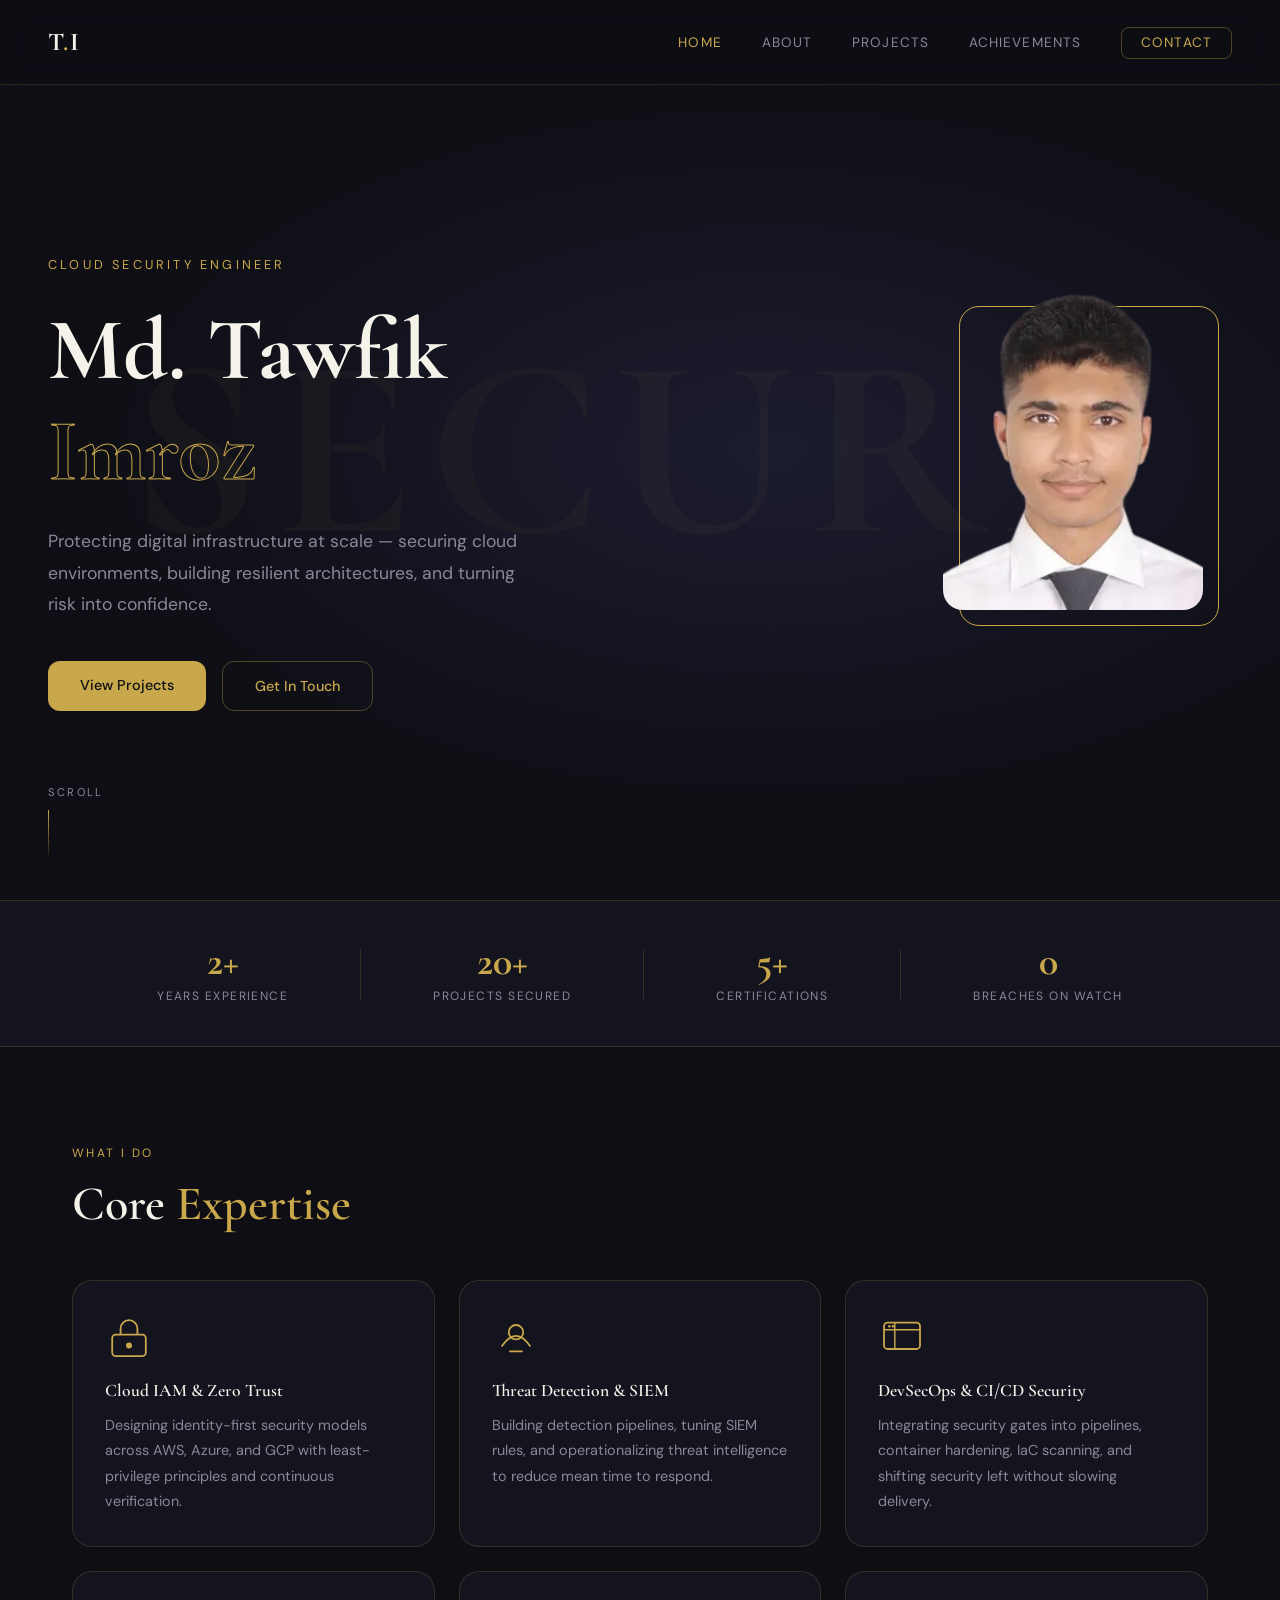
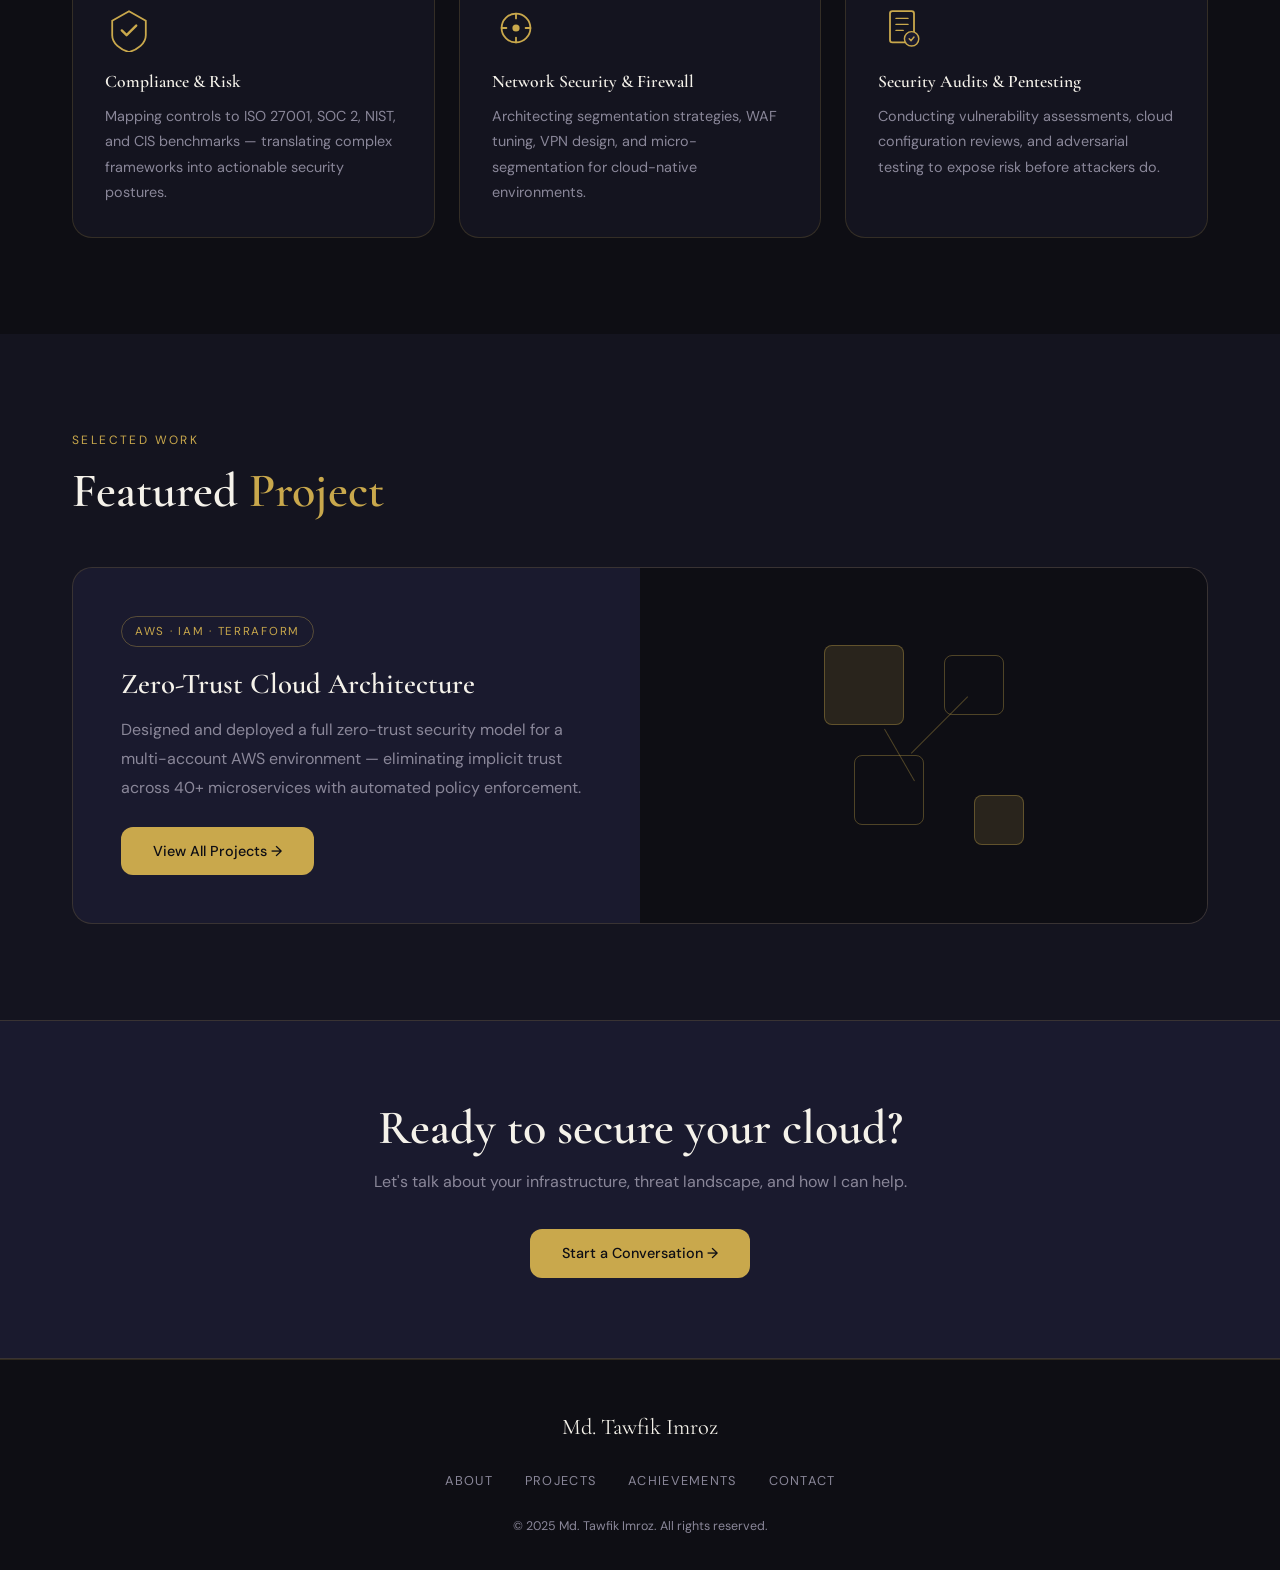
<file: index.html>
<!DOCTYPE html>
<html lang="en">
<head>
  <meta charset="UTF-8" />
  <meta name="viewport" content="width=device-width, initial-scale=1.0"/>

  <!-- SEO -->
  <title>Md. Tawfik Imroz | Cloud Security Engineer </title>
  <meta name="description" content="Md. Tawfik Imroz - Cloud Security Engineer        showcasing projects, achievements, and contact information." />
  <meta name="robots" content="index, follow">
  <link rel="canonical" href="https://tawfik-miron.github.io/">

  <!-- Google Verification -->
  <meta name="google-site-verification" content="f3Mlw4IUwAiRvTJA9P1b1MjCraMMCLiYY_IvW3FiuUg" />

  <!-- Sitemap hint for crawlers -->
  <link rel="sitemap" type="application/xml" href="https://tawfik-miron.github.io/sitemap.xml">

  <!-- Open Graph (looks good when shared on WhatsApp, LinkedIn etc.) -->
  <meta property="og:title" content="Md. Tawfik Imroz | Cloud Security Engineer" />
  <meta property="og:description" content="Cloud Security Engineer specializing in AWS, Zero Trust, DevSecOps and compliance." />
  <meta property="og:url" content="https://tawfik-miron.github.io/" />
  <meta property="og:type" content="website" />

  <!-- Styles -->
  <!-- Preconnect to speed up Google Fonts -->
<link rel="preconnect" href="https://fonts.googleapis.com">
<link rel="preconnect" href="https://fonts.gstatic.com" crossorigin>

<!-- Load fonts without blocking -->
<link rel="preload" href="https://fonts.googleapis.com/css2?family=Cormorant+Garamond:wght@300;400;600;700&family=DM+Sans:wght@300;400;500&display=swap" as="style" onload="this.onload=null;this.rel='stylesheet'">
<noscript><link rel="stylesheet" href="https://fonts.googleapis.com/css2?family=Cormorant+Garamond:wght@300;400;600;700&family=DM+Sans:wght@300;400;500&display=swap"></noscript>

<!-- Preload CSS -->
<link rel="preload" href="style.css" as="style">
<link rel="stylesheet" href="style.css"/>
</head>
<body>

  <!-- NAV -->
  <nav class="navbar">
    <div class="nav-logo">T<span class="gold">.</span>I</div>
    <ul class="nav-links">
      <li><a href="index.html" class="active">Home</a></li>
      <li><a href="about.html">About</a></li>
      <li><a href="projects.html">Projects</a></li>
      <li><a href="achievements.html">Achievements</a></li>
      <li><a href="contact.html" class="nav-cta">Contact</a></li>
    </ul>
    <div class="hamburger" onclick="toggleMenu()">
      <span></span><span></span><span></span>
    </div>
  </nav>
  <main>
  <!-- HERO -->
  <section class="hero">
    <div class="hero-bg-text">SECURE</div>
    <div class="hero-content">
      <p class="hero-tag">Cloud Security Engineer</p>
      <h1 class="hero-name">Md. Tawfik<br/><span class="gold-stroke">Imroz</span></h1>
      <p class="hero-sub">Protecting digital infrastructure at scale — securing cloud environments, building resilient architectures, and turning risk into confidence.</p>
      <div class="hero-btns">
        <a href="projects.html" class="btn-primary">View Projects</a>
        <a href="contact.html" class="btn-ghost">Get In Touch</a>
      </div>
    </div>
    <div class="hero-visual">
      <div class="photo-container">
       <img src="tawfik.webp" alt="Md. Tawfik Imroz" class="hero-photo" fetchpriority="high" loading="eager"/>
        <div class="photo-border"></div>
      </div>
    </div>
    <div class="scroll-hint">
      <span>Scroll</span>
      <div class="scroll-line"></div>
    </div>
  </section>

  <!-- STATS STRIP -->
  <section class="stats-strip">
    <div class="stat">
      <span class="stat-num gold">2+</span>
      <span class="stat-label">Years Experience</span>
    </div>
    <div class="stat-div"></div>
    <div class="stat">
      <span class="stat-num gold">20+</span>
      <span class="stat-label">Projects Secured</span>
    </div>
    <div class="stat-div"></div>
    <div class="stat">
      <span class="stat-num gold">5+</span>
      <span class="stat-label">Certifications</span>
    </div>
    <div class="stat-div"></div>
    <div class="stat">
      <span class="stat-num gold">0</span>
      <span class="stat-label">Breaches on Watch</span>
    </div>
  </section>

  <!-- EXPERTISE -->
  <section class="expertise section-pad">
    <div class="container">
      <p class="section-eyebrow">What I Do</p>
      <h2 class="section-title">Core <span class="gold">Expertise</span></h2>
      <div class="expertise-grid">
        <div class="ex-card">
          <div class="ex-icon">
            <svg viewBox="0 0 40 40" fill="none"><rect x="6" y="18" width="28" height="18" rx="3" stroke="#C9A84C" stroke-width="1.5"/><path d="M13 18v-5a7 7 0 0114 0v5" stroke="#C9A84C" stroke-width="1.5"/><circle cx="20" cy="27" r="2.5" fill="#C9A84C"/></svg>
          </div>
          <h3>Cloud IAM & Zero Trust</h3>
          <p>Designing identity-first security models across AWS, Azure, and GCP with least-privilege principles and continuous verification.</p>
        </div>
        <div class="ex-card">
          <div class="ex-icon">
            <svg viewBox="0 0 40 40" fill="none"><path d="M8 28 Q20 10 32 28" stroke="#C9A84C" stroke-width="1.5"/><circle cx="20" cy="16" r="6" stroke="#C9A84C" stroke-width="1.5"/><path d="M15 32h10" stroke="#C9A84C" stroke-width="1.5" stroke-linecap="round"/></svg>
          </div>
          <h3>Threat Detection & SIEM</h3>
          <p>Building detection pipelines, tuning SIEM rules, and operationalizing threat intelligence to reduce mean time to respond.</p>
        </div>
        <div class="ex-card">
          <div class="ex-icon">
            <svg viewBox="0 0 40 40" fill="none"><rect x="5" y="8" width="30" height="22" rx="3" stroke="#C9A84C" stroke-width="1.5"/><path d="M5 14h30M14 8v22" stroke="#C9A84C" stroke-width="1.2"/><circle cx="9.5" cy="11" r="1" fill="#C9A84C"/><circle cx="12.5" cy="11" r="1" fill="#C9A84C"/></svg>
          </div>
          <h3>DevSecOps & CI/CD Security</h3>
          <p>Integrating security gates into pipelines, container hardening, IaC scanning, and shifting security left without slowing delivery.</p>
        </div>
        <div class="ex-card">
          <div class="ex-icon">
            <svg viewBox="0 0 40 40" fill="none"><path d="M20 6 L34 14 L34 26 C34 33 27 38 20 40 C13 38 6 33 6 26 L6 14 Z" stroke="#C9A84C" stroke-width="1.5" fill="none"/><path d="M14 22 L18 26 L26 18" stroke="#C9A84C" stroke-width="2" stroke-linecap="round" stroke-linejoin="round"/></svg>
          </div>
          <h3>Compliance & Risk</h3>
          <p>Mapping controls to ISO 27001, SOC 2, NIST, and CIS benchmarks — translating complex frameworks into actionable security postures.</p>
        </div>
        <div class="ex-card">
          <div class="ex-icon">
            <svg viewBox="0 0 40 40" fill="none"><circle cx="20" cy="20" r="12" stroke="#C9A84C" stroke-width="1.5"/><path d="M20 8 L20 12M20 28 L20 32M8 20 L12 20M28 20 L32 20" stroke="#C9A84C" stroke-width="1.5" stroke-linecap="round"/><circle cx="20" cy="20" r="3" fill="#C9A84C"/></svg>
          </div>
          <h3>Network Security & Firewall</h3>
          <p>Architecting segmentation strategies, WAF tuning, VPN design, and micro-segmentation for cloud-native environments.</p>
        </div>
        <div class="ex-card">
          <div class="ex-icon">
            <svg viewBox="0 0 40 40" fill="none"><rect x="10" y="6" width="20" height="26" rx="2" stroke="#C9A84C" stroke-width="1.5"/><path d="M15 12h10M15 17h10M15 22h6" stroke="#C9A84C" stroke-width="1.2" stroke-linecap="round"/><circle cx="28" cy="29" r="6" fill="#1a1a2e" stroke="#C9A84C" stroke-width="1.2"/><path d="M26 29 L27.5 30.5 L30 27.5" stroke="#C9A84C" stroke-width="1.2" stroke-linecap="round"/></svg>
          </div>
          <h3>Security Audits & Pentesting</h3>
          <p>Conducting vulnerability assessments, cloud configuration reviews, and adversarial testing to expose risk before attackers do.</p>
        </div>
      </div>
    </div>
  </section>

  <!-- FEATURED PROJECT TEASER -->
  <section class="featured-teaser section-pad">
    <div class="container">
      <p class="section-eyebrow">Selected Work</p>
      <h2 class="section-title">Featured <span class="gold">Project</span></h2>
      <div class="feature-card">
        <div class="feature-card-body">
          <span class="tag">AWS · IAM · Terraform</span>
          <h3>Zero-Trust Cloud Architecture</h3>
          <p>Designed and deployed a full zero-trust security model for a multi-account AWS environment — eliminating implicit trust across 40+ microservices with automated policy enforcement.</p>
          <a href="projects.html" class="btn-primary" style="margin-top:1.5rem; display:inline-block;">View All Projects →</a>
        </div>
        <div class="feature-card-art">
          <div class="art-grid">
            <div class="ag-box ag1"></div>
            <div class="ag-box ag2"></div>
            <div class="ag-box ag3"></div>
            <div class="ag-box ag4"></div>
            <div class="ag-line al1"></div>
            <div class="ag-line al2"></div>
          </div>
        </div>
      </div>
    </div>
  </section>

  <!-- CTA BAND -->
  <section class="cta-band">
    <div class="container cta-inner">
      <h2>Ready to secure your cloud?</h2>
      <p>Let's talk about your infrastructure, threat landscape, and how I can help.</p>
      <a href="contact.html" class="btn-primary">Start a Conversation →</a>
    </div>
  </section>
  </main>
  <!-- FOOTER -->
  <footer class="footer">
    <div class="container footer-inner">
      <div class="footer-logo">Md. Tawfik Imroz</div>
      <nav class="footer-links">
        <a href="about.html">About</a>
        <a href="projects.html">Projects</a>
        <a href="achievements.html">Achievements</a>
        <a href="contact.html">Contact</a>
      </nav>
      <p class="footer-copy">&copy; 2025 Md. Tawfik Imroz. All rights reserved.</p>
    </div>
   
  </footer>

  <script>
    function toggleMenu(){
      document.querySelector('.nav-links').classList.toggle('open');
    }
    // Fade-in on scroll
    const obs = new IntersectionObserver((entries)=>{
      entries.forEach(e=>{ if(e.isIntersecting) e.target.classList.add('visible'); });
    },{threshold:0.15});
    document.querySelectorAll('.ex-card,.stat,.feature-card').forEach(el=>obs.observe(el));
  </script>
</body>
</html>
</file>
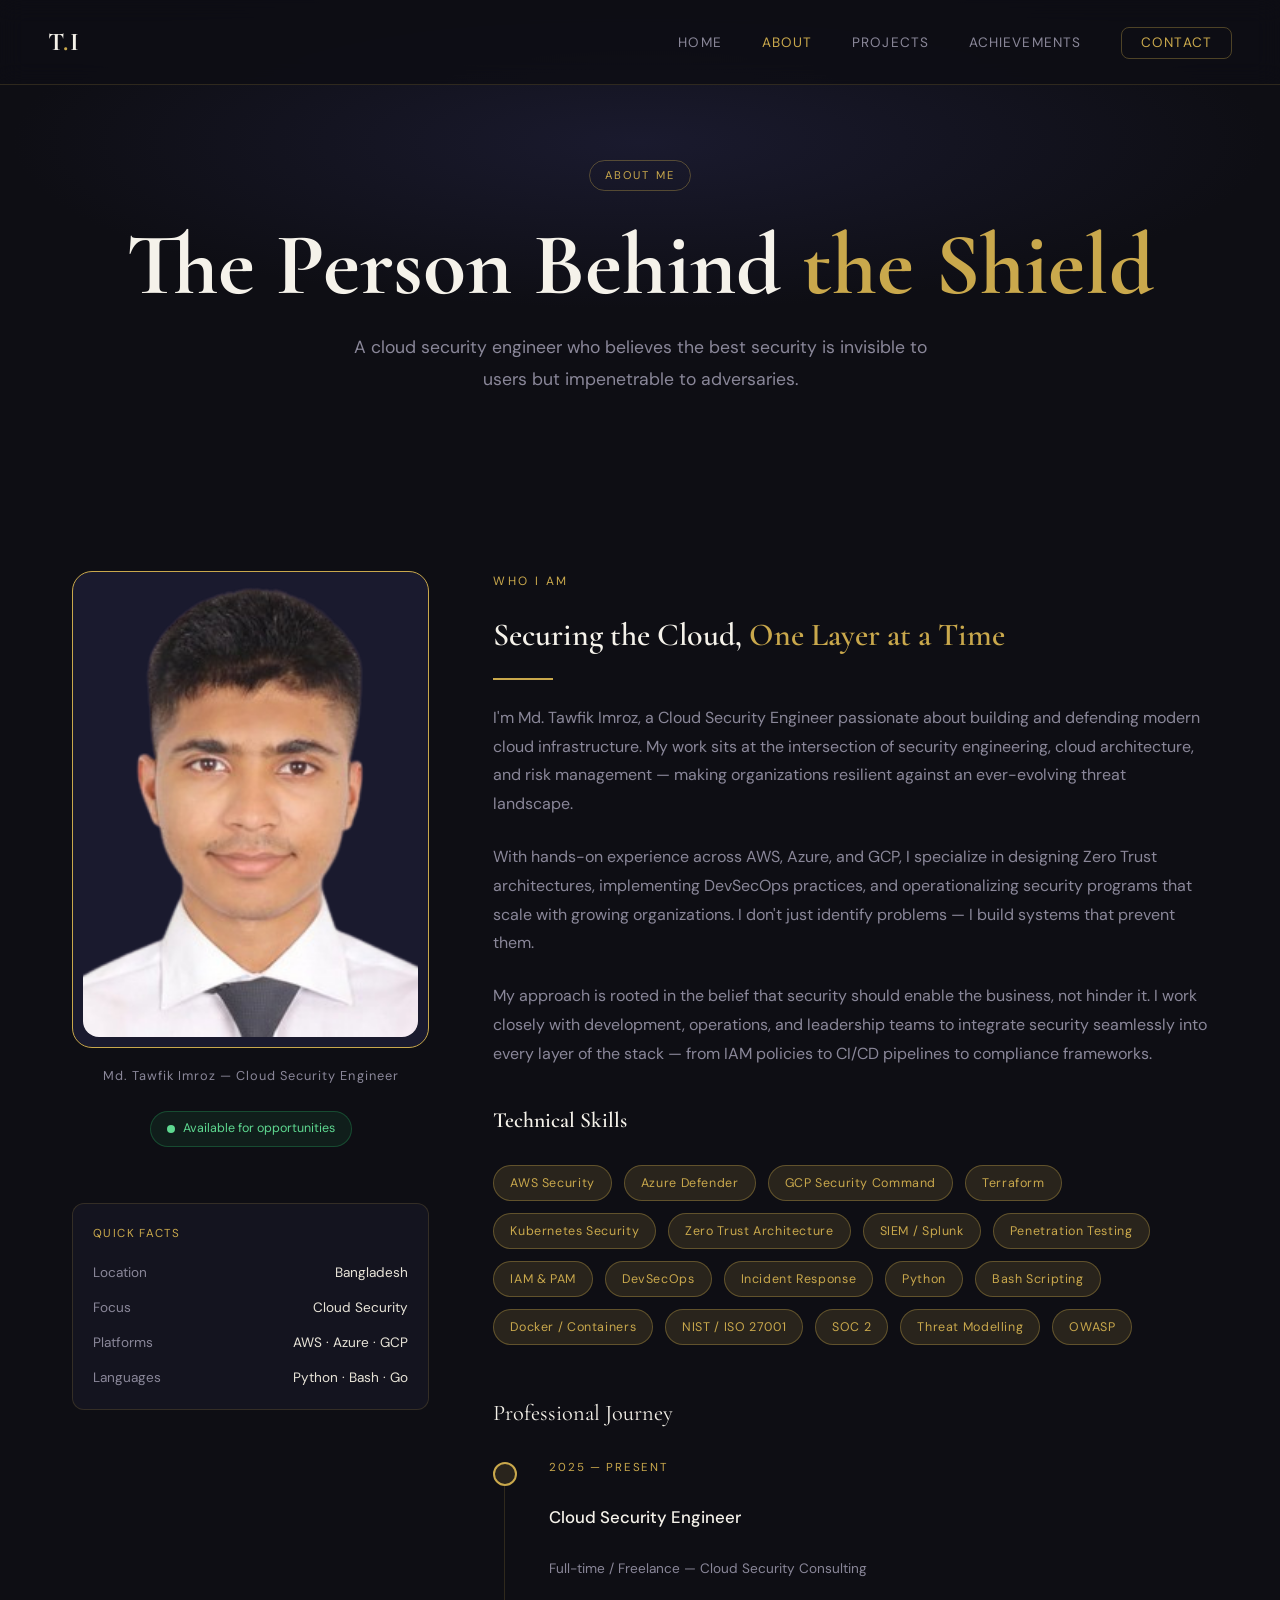
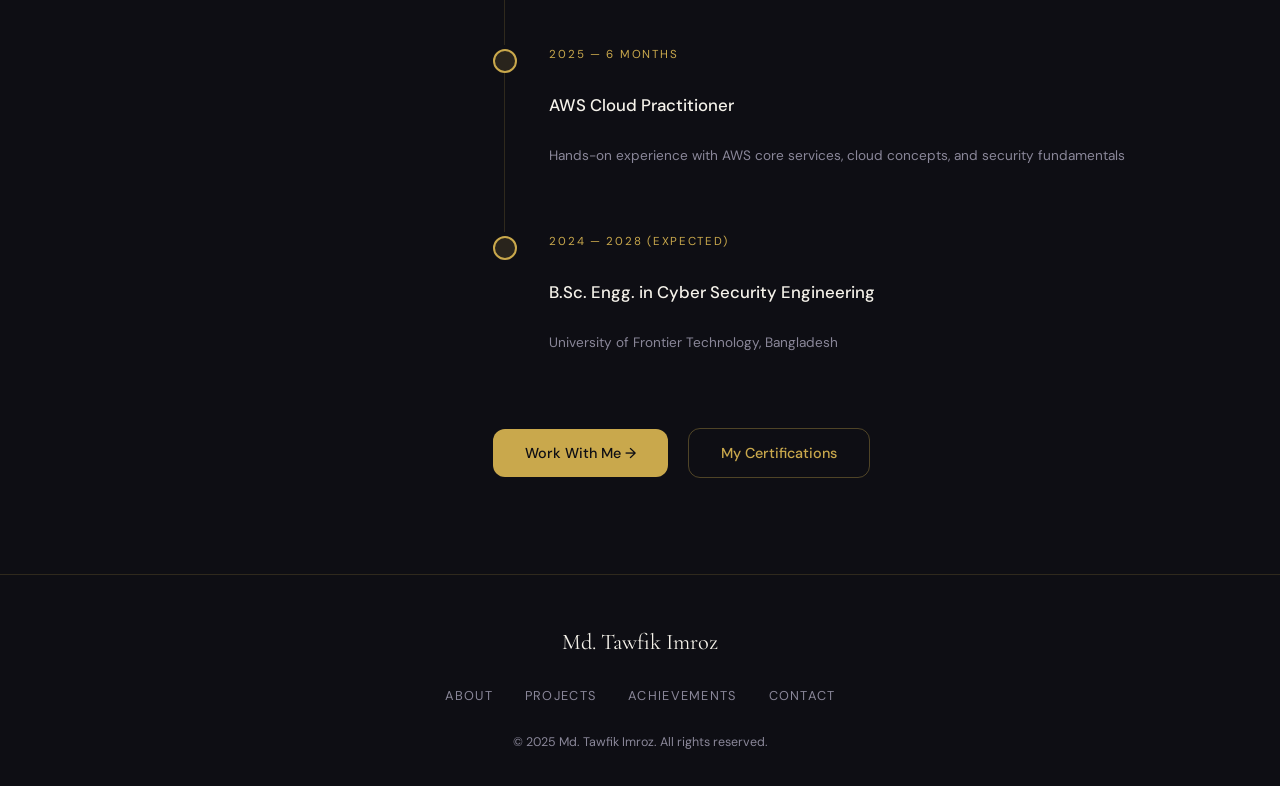
<file: about.html>
<!DOCTYPE html>
<html lang="en">
<head>
  <meta charset="UTF-8"/>
  <meta name="viewport" content="width=device-width, initial-scale=1.0"/>
  <title>About — Md. Tawfik Imroz</title>
  <!-- Preconnect to speed up Google Fonts -->
<link rel="preconnect" href="https://fonts.googleapis.com">
<link rel="preconnect" href="https://fonts.gstatic.com" crossorigin>

<!-- Load fonts without blocking -->
<link rel="preload" href="https://fonts.googleapis.com/css2?family=Cormorant+Garamond:wght@300;400;600;700&family=DM+Sans:wght@300;400;500&display=swap" as="style" onload="this.onload=null;this.rel='stylesheet'">
<noscript><link rel="stylesheet" href="https://fonts.googleapis.com/css2?family=Cormorant+Garamond:wght@300;400;600;700&family=DM+Sans:wght@300;400;500&display=swap"></noscript>

<!-- Preload CSS -->
<link rel="preload" href="style.css" as="style">
<link rel="stylesheet" href="style.css"/>
</head>
<body>

  <!-- NAV -->
  <nav class="navbar">
    <div class="nav-logo">T<span class="gold">.</span>I</div>
    <ul class="nav-links">
      <li><a href="index.html">Home</a></li>
      <li><a href="about.html" class="active">About</a></li>
      <li><a href="projects.html">Projects</a></li>
      <li><a href="achievements.html">Achievements</a></li>
      <li><a href="contact.html" class="nav-cta">Contact</a></li>
    </ul>
    <div class="hamburger" onclick="toggleMenu()">
      <span></span><span></span><span></span>
    </div>
  </nav>

  <!-- PAGE HERO -->
  <section class="page-hero">
    <span class="page-tag">About Me</span>
    <h1>The Person Behind <span class="gold">the Shield</span></h1>
    <p>A cloud security engineer who believes the best security is invisible to users but impenetrable to adversaries.</p>
  </section>

  <!-- ABOUT CONTENT -->
  <section class="section-pad">
    <div class="container">
      <div class="about-grid">

        <!-- LEFT: Photo -->
<div class="about-photo-wrap reveal">
  <div class="about-photo">
    <img src="tawfik.png" alt="Md. Tawfik Imroz" style="width:100%; height:100%; object-fit:cover; border-radius:16px;"/>
  </div>
  <p class="photo-caption">Md. Tawfik Imroz &mdash; Cloud Security Engineer</p>
          <!-- Availability -->
          <div style="margin-top:1.5rem; text-align:center;">
            <div class="avail-badge" style="justify-content:center;">
              <span class="avail-dot"></span>
              Available for opportunities
            </div>
          </div>

          <!-- Quick facts -->
          <div style="margin-top:1.5rem; background:var(--bg2); border:1px solid var(--border); border-radius:var(--radius); padding:1.25rem;">
            <p style="font-size:0.72rem; letter-spacing:0.12em; text-transform:uppercase; color:var(--gold); margin-bottom:1rem;">Quick Facts</p>
            <div style="display:flex; flex-direction:column; gap:0.75rem;">
              <div style="display:flex; justify-content:space-between; font-size:0.85rem;">
                <span style="color:var(--muted);">Location</span>
                <span style="color:var(--text);">Bangladesh</span>
              </div>
              <div style="display:flex; justify-content:space-between; font-size:0.85rem;">
                <span style="color:var(--muted);">Focus</span>
                <span style="color:var(--text);">Cloud Security</span>
              </div>
              <div style="display:flex; justify-content:space-between; font-size:0.85rem;">
                <span style="color:var(--muted);">Platforms</span>
                <span style="color:var(--text);">AWS · Azure · GCP</span>
              </div>
              <div style="display:flex; justify-content:space-between; font-size:0.85rem;">
                <span style="color:var(--muted);">Languages</span>
                <span style="color:var(--text);">Python · Bash · Go</span>
              </div>
            </div>
          </div>
        </div>

        <!-- RIGHT: Text -->
        <div class="about-text reveal">
          <p class="section-eyebrow">Who I Am</p>
          <h2>Securing the Cloud, <span class="gold">One Layer at a Time</span></h2>
          <div class="gold-div"></div>

          <p>I'm Md. Tawfik Imroz, a Cloud Security Engineer passionate about building and defending modern cloud infrastructure. My work sits at the intersection of security engineering, cloud architecture, and risk management — making organizations resilient against an ever-evolving threat landscape.</p>

          <p>With hands-on experience across AWS, Azure, and GCP, I specialize in designing Zero Trust architectures, implementing DevSecOps practices, and operationalizing security programs that scale with growing organizations. I don't just identify problems — I build systems that prevent them.</p>

          <p>My approach is rooted in the belief that security should enable the business, not hinder it. I work closely with development, operations, and leadership teams to integrate security seamlessly into every layer of the stack — from IAM policies to CI/CD pipelines to compliance frameworks.</p>

          <h3 style="margin-top:2.5rem; margin-bottom:1.25rem;">Technical Skills</h3>
          <div class="skills-list">
            <span class="skill-tag">AWS Security</span>
            <span class="skill-tag">Azure Defender</span>
            <span class="skill-tag">GCP Security Command</span>
            <span class="skill-tag">Terraform</span>
            <span class="skill-tag">Kubernetes Security</span>
            <span class="skill-tag">Zero Trust Architecture</span>
            <span class="skill-tag">SIEM / Splunk</span>
            <span class="skill-tag">Penetration Testing</span>
            <span class="skill-tag">IAM & PAM</span>
            <span class="skill-tag">DevSecOps</span>
            <span class="skill-tag">Incident Response</span>
            <span class="skill-tag">Python</span>
            <span class="skill-tag">Bash Scripting</span>
            <span class="skill-tag">Docker / Containers</span>
            <span class="skill-tag">NIST / ISO 27001</span>
            <span class="skill-tag">SOC 2</span>
            <span class="skill-tag">Threat Modelling</span>
            <span class="skill-tag">OWASP</span>
          </div>

          <!-- Timeline -->
          <!-- Timeline -->
<div class="timeline">
  <p class="timeline-title">Professional Journey</p>

  <div class="tl-item">
    <div class="tl-dot"></div>
    <div class="tl-body">
      <p class="tl-year">2025 — Present</p>
      <p class="tl-role">Cloud Security Engineer</p>
      <p class="tl-org">Full-time / Freelance — Cloud Security Consulting</p>
    </div>
  </div>

  <div class="tl-item">
    <div class="tl-dot"></div>
    <div class="tl-body">
      <p class="tl-year">2025 — 6 Months</p>
      <p class="tl-role">AWS Cloud Practitioner</p>
      <p class="tl-org">Hands-on experience with AWS core services, cloud concepts, and security fundamentals</p>
    </div>
  </div>

  <div class="tl-item">
    <div class="tl-dot"></div>
    <div class="tl-body">
      <p class="tl-year">2024 — 2028 (Expected)</p>
      <p class="tl-role">B.Sc. Engg. in Cyber Security Engineering</p>
      <p class="tl-org">University of Frontier Technology, Bangladesh</p>
    </div>
  </div>

</div>

          <div style="margin-top:3rem;">
            <a href="contact.html" class="btn-primary" style="margin-right:1rem;">Work With Me →</a>
            <a href="achievements.html" class="btn-ghost">My Certifications</a>
          </div>

        </div>
      </div>
    </div>
  </section>

  <!-- FOOTER -->
  <footer class="footer">
    <div class="container footer-inner">
      <div class="footer-logo">Md. Tawfik Imroz</div>
      <nav class="footer-links">
        <a href="about.html">About</a>
        <a href="projects.html">Projects</a>
        <a href="achievements.html">Achievements</a>
        <a href="contact.html">Contact</a>
      </nav>
      <p class="footer-copy">&copy; 2025 Md. Tawfik Imroz. All rights reserved.</p>
    </div>
  </footer>

  <script>
    function toggleMenu(){ document.querySelector('.nav-links').classList.toggle('open'); }
    const obs = new IntersectionObserver((entries)=>{
      entries.forEach(e=>{ if(e.isIntersecting) e.target.classList.add('visible'); });
    },{threshold:0.1});
    document.querySelectorAll('.reveal,.tl-item').forEach(el=>{ el.style.opacity='0'; el.style.transform='translateY(20px)'; obs.observe(el); });
    // override for already-styled elements
    document.querySelectorAll('.reveal').forEach(el=>{
      el.addEventListener('transitionend',()=>{});
    });
    const obs2 = new IntersectionObserver((e)=>{
      e.forEach(el=>{ if(el.isIntersecting){ el.target.style.opacity='1'; el.target.style.transform='none'; el.target.style.transition='opacity 0.7s ease, transform 0.7s ease'; }});
    },{threshold:0.1});
    document.querySelectorAll('.reveal,.tl-item').forEach(el=>obs2.observe(el));
  </script>
</body>
</html>
</file>
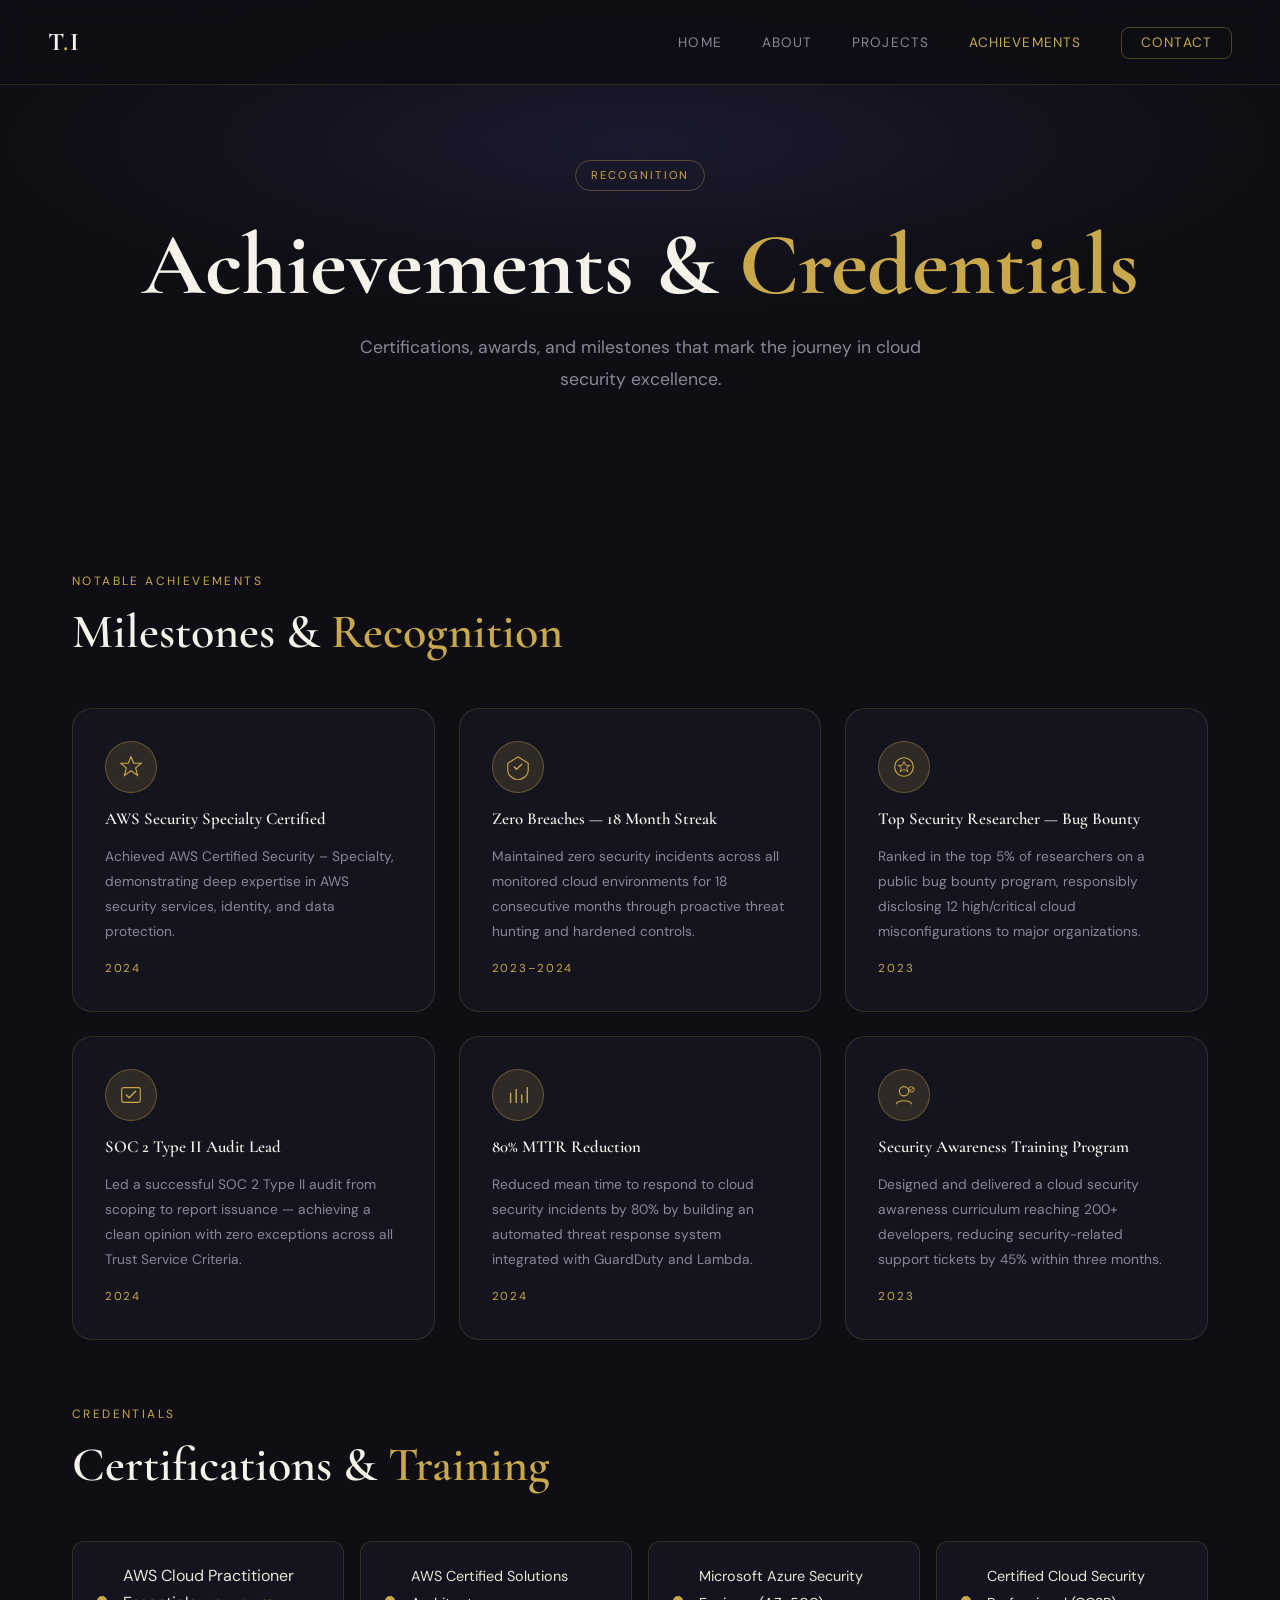
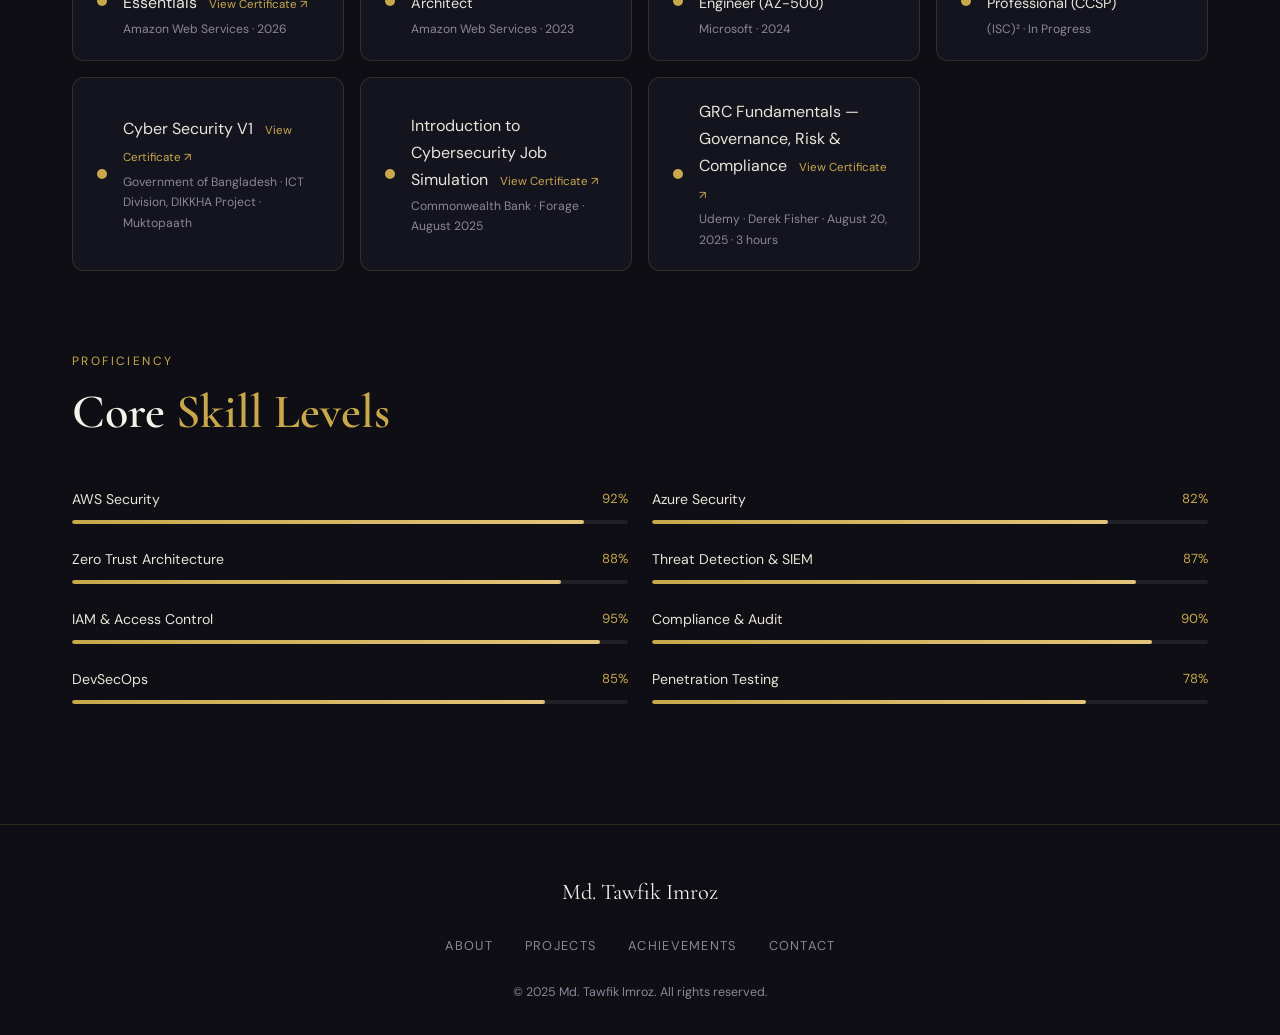
<file: achievements.html>
<!DOCTYPE html>
<html lang="en">
<head>
  <meta charset="UTF-8"/>
  <meta name="viewport" content="width=device-width, initial-scale=1.0"/>
  <title>Achievements — Md. Tawfik Imroz</title>
<!-- Preconnect to speed up Google Fonts -->
<link rel="preconnect" href="https://fonts.googleapis.com">
<link rel="preconnect" href="https://fonts.gstatic.com" crossorigin>

<!-- Load fonts without blocking -->
<link rel="preload" href="https://fonts.googleapis.com/css2?family=Cormorant+Garamond:wght@300;400;600;700&family=DM+Sans:wght@300;400;500&display=swap" as="style" onload="this.onload=null;this.rel='stylesheet'">
<noscript><link rel="stylesheet" href="https://fonts.googleapis.com/css2?family=Cormorant+Garamond:wght@300;400;600;700&family=DM+Sans:wght@300;400;500&display=swap"></noscript>

<!-- Preload CSS -->
<link rel="preload" href="style.css" as="style">
<link rel="stylesheet" href="style.css"/>
</head>
<body>

  <!-- NAV -->
  <nav class="navbar">
    <div class="nav-logo">T<span class="gold">.</span>I</div>
    <ul class="nav-links">
      <li><a href="index.html">Home</a></li>
      <li><a href="about.html">About</a></li>
      <li><a href="projects.html">Projects</a></li>
      <li><a href="achievements.html" class="active">Achievements</a></li>
      <li><a href="contact.html" class="nav-cta">Contact</a></li>
    </ul>
    <div class="hamburger" onclick="toggleMenu()">
      <span></span><span></span><span></span>
    </div>
  </nav>

  <!-- PAGE HERO -->
  <section class="page-hero">
    <span class="page-tag">Recognition</span>
    <h1>Achievements & <span class="gold">Credentials</span></h1>
    <p>Certifications, awards, and milestones that mark the journey in cloud security excellence.</p>
  </section>

  <!-- ACHIEVEMENTS -->
  <section class="section-pad">
    <div class="container">
      <p class="section-eyebrow">Notable Achievements</p>
      <h2 class="section-title">Milestones & <span class="gold">Recognition</span></h2>

      <div class="ach-grid">

        <div class="ach-card">
          <div class="ach-badge">
            <svg viewBox="0 0 28 28" fill="none">
              <polygon points="14,3 17,10 25,10 19,15 21,23 14,18 7,23 9,15 3,10 11,10" stroke="#C9A84C" stroke-width="1.2" fill="none"/>
            </svg>
          </div>
          <h3>AWS Security Specialty Certified</h3>
          <p>Achieved AWS Certified Security – Specialty, demonstrating deep expertise in AWS security services, identity, and data protection.</p>
          <span class="ach-year">2024</span>
        </div>

        <div class="ach-card">
          <div class="ach-badge">
            <svg viewBox="0 0 28 28" fill="none">
              <path d="M14 3 L25 10 L25 18 C25 23 19.5 27 14 28 C8.5 27 3 23 3 18 L3 10 Z" stroke="#C9A84C" stroke-width="1.2" fill="none"/>
              <path d="M10 14 L12.5 16.5 L18 11" stroke="#C9A84C" stroke-width="1.5" stroke-linecap="round" stroke-linejoin="round"/>
            </svg>
          </div>
          <h3>Zero Breaches — 18 Month Streak</h3>
          <p>Maintained zero security incidents across all monitored cloud environments for 18 consecutive months through proactive threat hunting and hardened controls.</p>
          <span class="ach-year">2023–2024</span>
        </div>

        <div class="ach-card">
          <div class="ach-badge">
            <svg viewBox="0 0 28 28" fill="none">
              <circle cx="14" cy="14" r="10" stroke="#C9A84C" stroke-width="1.2"/>
              <path d="M14 8 L15.8 12.2 L20.5 12.2 L16.8 14.8 L18.1 19.2 L14 16.5 L9.9 19.2 L11.2 14.8 L7.5 12.2 L12.2 12.2 Z" stroke="#C9A84C" stroke-width="1" fill="none"/>
            </svg>
          </div>
          <h3>Top Security Researcher — Bug Bounty</h3>
          <p>Ranked in the top 5% of researchers on a public bug bounty program, responsibly disclosing 12 high/critical cloud misconfigurations to major organizations.</p>
          <span class="ach-year">2023</span>
        </div>

        <div class="ach-card">
          <div class="ach-badge">
            <svg viewBox="0 0 28 28" fill="none">
              <rect x="4" y="6" width="20" height="16" rx="2" stroke="#C9A84C" stroke-width="1.2"/>
              <path d="M9 14 L12 17 L19 10" stroke="#C9A84C" stroke-width="1.5" stroke-linecap="round" stroke-linejoin="round"/>
            </svg>
          </div>
          <h3>SOC 2 Type II Audit Lead</h3>
          <p>Led a successful SOC 2 Type II audit from scoping to report issuance — achieving a clean opinion with zero exceptions across all Trust Service Criteria.</p>
          <span class="ach-year">2024</span>
        </div>

        <div class="ach-card">
          <div class="ach-badge">
            <svg viewBox="0 0 28 28" fill="none">
              <path d="M6 22 L6 12 M12 22 L12 8 M18 22 L18 14 M24 22 L24 6" stroke="#C9A84C" stroke-width="1.5" stroke-linecap="round"/>
            </svg>
          </div>
          <h3>80% MTTR Reduction</h3>
          <p>Reduced mean time to respond to cloud security incidents by 80% by building an automated threat response system integrated with GuardDuty and Lambda.</p>
          <span class="ach-year">2024</span>
        </div>

        <div class="ach-card">
          <div class="ach-badge">
            <svg viewBox="0 0 28 28" fill="none">
              <circle cx="14" cy="10" r="5" stroke="#C9A84C" stroke-width="1.2"/>
              <path d="M6 24 C6 19 22 19 22 24" stroke="#C9A84C" stroke-width="1.2"/>
              <circle cx="22" cy="8" r="3" stroke="#C9A84C" stroke-width="1" fill="none"/>
              <path d="M20 8 L21.5 9.2 L24 6.5" stroke="#C9A84C" stroke-width="1" stroke-linecap="round"/>
            </svg>
          </div>
          <h3>Security Awareness Training Program</h3>
          <p>Designed and delivered a cloud security awareness curriculum reaching 200+ developers, reducing security-related support tickets by 45% within three months.</p>
          <span class="ach-year">2023</span>
        </div>

      </div>

      <!-- CERTIFICATIONS -->
      <div class="certs-section">
        <p class="section-eyebrow">Credentials</p>
        <h2 class="section-title">Certifications & <span class="gold">Training</span></h2>

       <div class="cert-list">
 <div class="cert-item">
    <div class="cert-dot"></div>
    <div>
      <a href="cloud.webp" target="_blank" style="color:var(--text); text-decoration:none; transition:color 0.3s;">
        AWS Cloud Practitioner Essentials
        <span style="font-size:0.72rem; color:var(--gold); margin-left:0.5rem;">View Certificate ↗</span>
      </a>
      <small style="display:block; margin-top:0.2rem;">Amazon Web Services · 2026</small>
    </div>
  </div>
  <div class="cert-item">
    <div class="cert-dot"></div>
    <div>
      <span>AWS Certified Solutions Architect</span>
      <small>Amazon Web Services · 2023</small>
    </div>
  </div>
  <div class="cert-item">
    <div class="cert-dot"></div>
    <div>
      <span>Microsoft Azure Security Engineer (AZ-500)</span>
      <small>Microsoft · 2024</small>
    </div>
  </div>
  <div class="cert-item">
    <div class="cert-dot"></div>
    <div>
      <span>Certified Cloud Security Professional (CCSP)</span>
      <small>(ISC)² · In Progress</small>
    </div>
  </div>
  <div class="cert-item">
    <div class="cert-dot"></div>
    <div>
      <a href="certificate20250820150853.pdf" target="_blank" style="color:var(--text); text-decoration:none; transition:color 0.3s;">
        Cyber Security V1
        <span style="font-size:0.72rem; color:var(--gold); margin-left:0.5rem;">View Certificate ↗</span>
      </a>
      <small>Government of Bangladesh · ICT Division, DIKKHA Project · Muktopaath</small>
    </div>
  </div>
  <div class="cert-item">
    <div class="cert-dot"></div>
    <div>
      <a href="commonwealth.pdf" target="_blank" style="color:var(--text); text-decoration:none; transition:color 0.3s;">
        Introduction to Cybersecurity Job Simulation
        <span style="font-size:0.72rem; color:var(--gold); margin-left:0.5rem;">View Certificate ↗</span>
      </a>
      <small>Commonwealth Bank · Forage · August 2025</small>
    </div>
  </div>
  <div class="cert-item">
    <div class="cert-dot"></div>
    <div>
      <a href="GRC.pdf" target="_blank" style="color:var(--text); text-decoration:none; transition:color 0.3s;">
        GRC Fundamentals — Governance, Risk & Compliance
        <span style="font-size:0.72rem; color:var(--gold); margin-left:0.5rem;">View Certificate ↗</span>
      </a>
      <small>Udemy · Derek Fisher · August 20, 2025 · 3 hours</small>
    </div>
  </div>
</div>

      <!-- SKILLS PROGRESS -->
      <div style="margin-top:5rem;">
        <p class="section-eyebrow">Proficiency</p>
        <h2 class="section-title">Core <span class="gold">Skill Levels</span></h2>

        <div style="display:grid; grid-template-columns:repeat(auto-fit,minmax(340px,1fr)); gap:1.5rem;">
          <div id="skillBars"></div>
          <div id="skillBars2"></div>
        </div>
      </div>

    </div>
  </section>

  <!-- FOOTER -->
  <footer class="footer">
    <div class="container footer-inner">
      <div class="footer-logo">Md. Tawfik Imroz</div>
      <nav class="footer-links">
        <a href="about.html">About</a>
        <a href="projects.html">Projects</a>
        <a href="achievements.html">Achievements</a>
        <a href="contact.html">Contact</a>
      </nav>
      <p class="footer-copy">&copy; 2025 Md. Tawfik Imroz. All rights reserved.</p>
    </div>
  </footer>

  <script>
    function toggleMenu(){ document.querySelector('.nav-links').classList.toggle('open'); }

    const skills1 = [
      { name:'AWS Security', level:92 },
      { name:'Zero Trust Architecture', level:88 },
      { name:'IAM & Access Control', level:95 },
      { name:'DevSecOps', level:85 },
    ];
    const skills2 = [
      { name:'Azure Security', level:82 },
      { name:'Threat Detection & SIEM', level:87 },
      { name:'Compliance & Audit', level:90 },
      { name:'Penetration Testing', level:78 },
    ];

    function renderBars(skills, containerId){
      const c = document.getElementById(containerId);
      c.innerHTML = skills.map(s=>`
        <div style="margin-bottom:1.5rem;">
          <div style="display:flex;justify-content:space-between;margin-bottom:0.5rem;">
            <span style="font-size:0.88rem;color:var(--text);">${s.name}</span>
            <span style="font-size:0.82rem;color:var(--gold);">${s.level}%</span>
          </div>
          <div style="height:4px;background:rgba(255,255,255,0.07);border-radius:4px;overflow:hidden;">
            <div class="skill-fill" style="height:100%;width:0;background:linear-gradient(to right,var(--gold),var(--gold-lt));border-radius:4px;transition:width 1.2s ease;" data-width="${s.level}%"></div>
          </div>
        </div>
      `).join('');
    }
    renderBars(skills1,'skillBars');
    renderBars(skills2,'skillBars2');

    // Animate bars on scroll
    const barObs = new IntersectionObserver((entries)=>{
      entries.forEach(e=>{
        if(e.isIntersecting){
          e.target.querySelectorAll('.skill-fill').forEach(fill=>{
            fill.style.width = fill.dataset.width;
          });
        }
      });
    },{threshold:0.3});
    document.querySelectorAll('#skillBars,#skillBars2').forEach(el=>barObs.observe(el));

    // Card reveal
    const obs = new IntersectionObserver((entries)=>{
      entries.forEach(e=>{ if(e.isIntersecting) e.target.classList.add('visible'); });
    },{threshold:0.1});
    document.querySelectorAll('.ach-card,.cert-item').forEach(el=>obs.observe(el));
  </script>
</body>
</html>
</file>
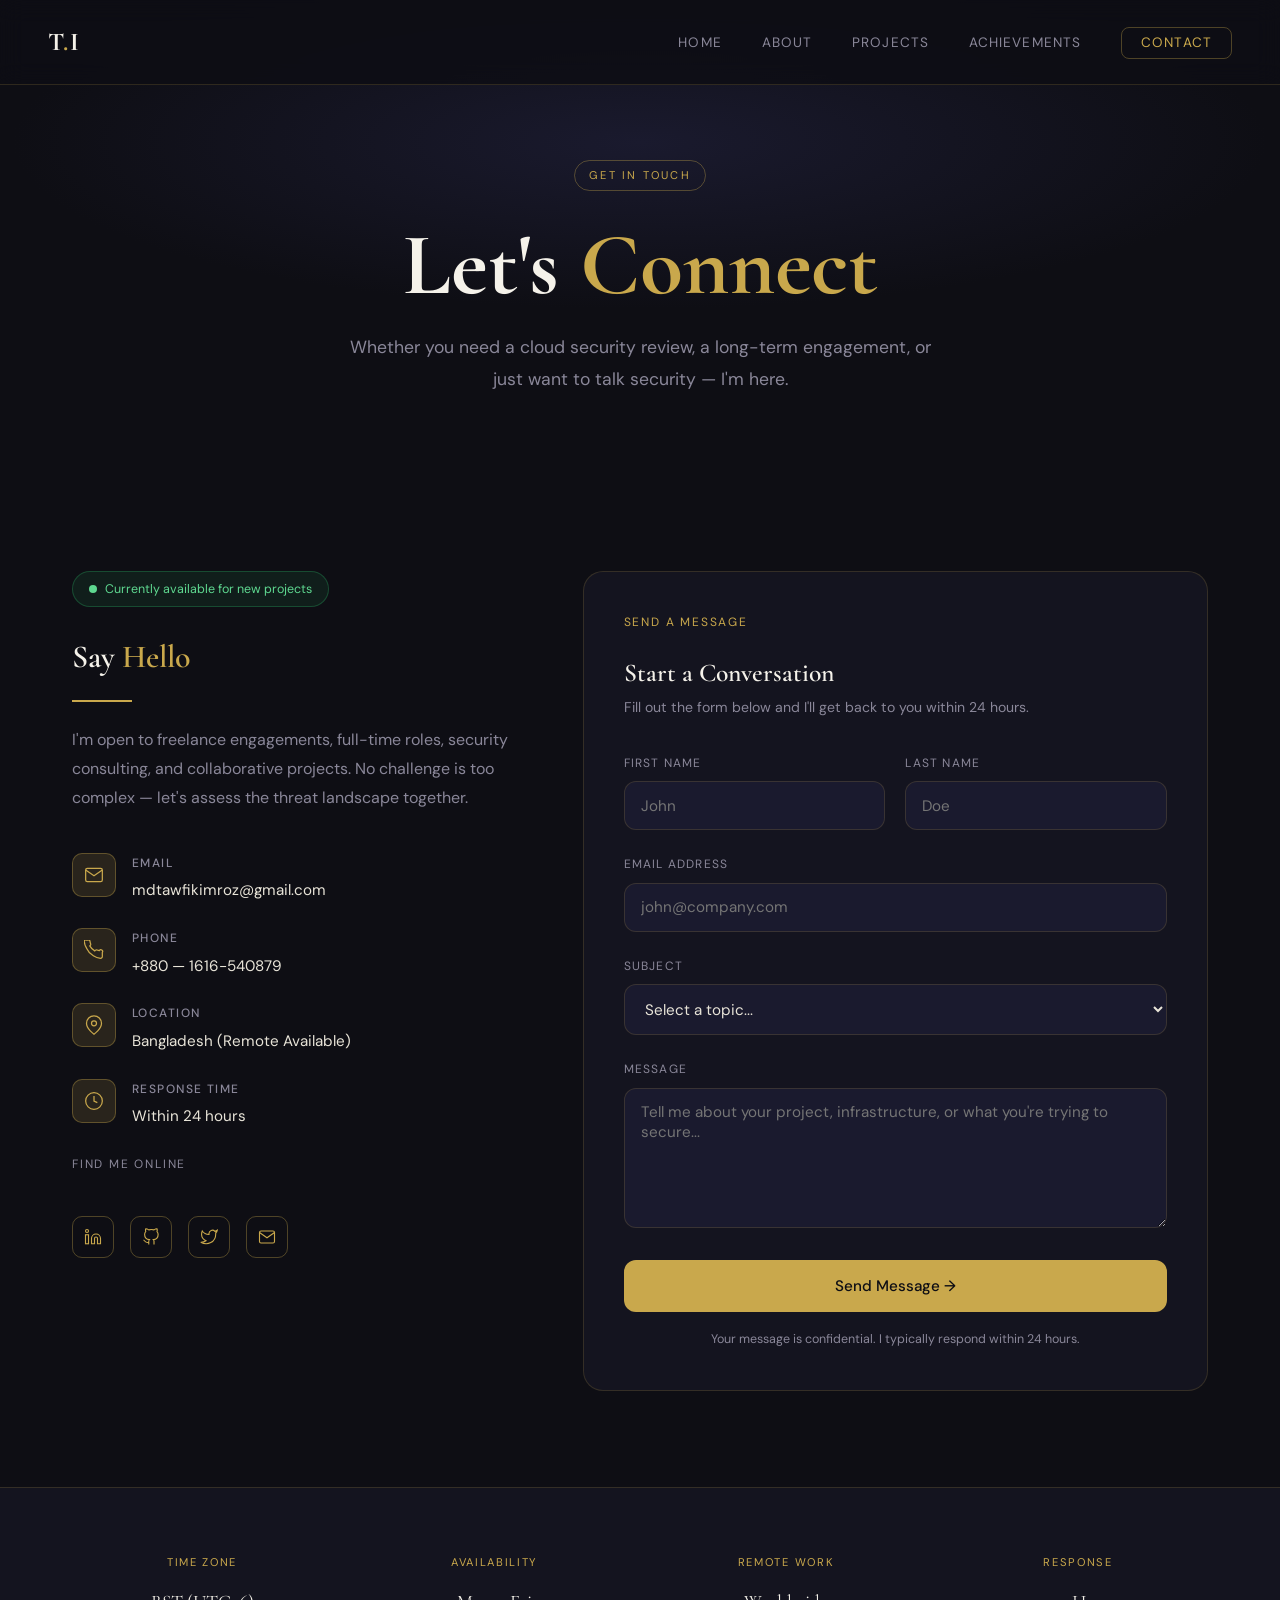
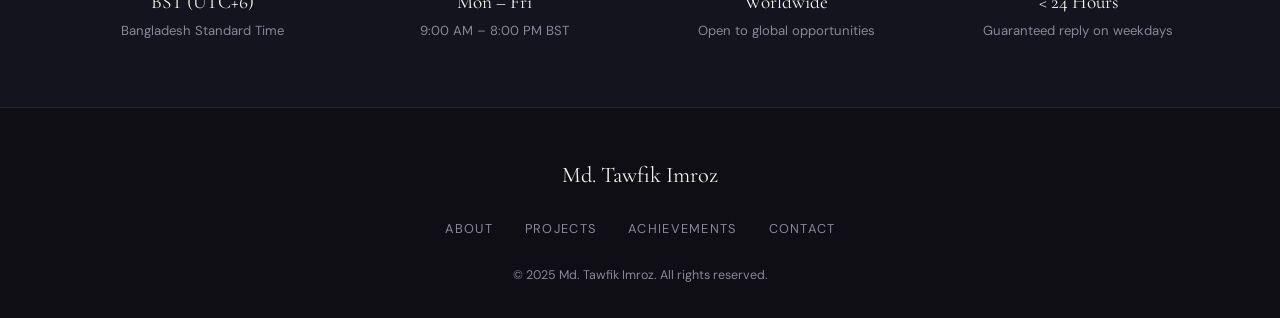
<file: contact.html>
<!DOCTYPE html>
<html lang="en">
<head>
  <meta charset="UTF-8"/>
  <meta name="viewport" content="width=device-width, initial-scale=1.0"/>
  <title>Contact — Md. Tawfik Imroz</title>
  <!-- Preconnect to speed up Google Fonts -->
<link rel="preconnect" href="https://fonts.googleapis.com">
<link rel="preconnect" href="https://fonts.gstatic.com" crossorigin>

<!-- Load fonts without blocking -->
<link rel="preload" href="https://fonts.googleapis.com/css2?family=Cormorant+Garamond:wght@300;400;600;700&family=DM+Sans:wght@300;400;500&display=swap" as="style" onload="this.onload=null;this.rel='stylesheet'">
<noscript><link rel="stylesheet" href="https://fonts.googleapis.com/css2?family=Cormorant+Garamond:wght@300;400;600;700&family=DM+Sans:wght@300;400;500&display=swap"></noscript>

<!-- Preload CSS -->
<link rel="preload" href="style.css" as="style">
<link rel="stylesheet" href="style.css"/>
</head>
<body>

  <!-- NAV -->
  <nav class="navbar">
    <div class="nav-logo">T<span class="gold">.</span>I</div>
    <ul class="nav-links">
      <li><a href="index.html">Home</a></li>
      <li><a href="about.html">About</a></li>
      <li><a href="projects.html">Projects</a></li>
      <li><a href="achievements.html">Achievements</a></li>
      <li><a href="contact.html" class="active nav-cta">Contact</a></li>
    </ul>
    <div class="hamburger" onclick="toggleMenu()">
      <span></span><span></span><span></span>
    </div>
  </nav>
  <main>
  <!-- PAGE HERO -->
  <section class="page-hero">
    <span class="page-tag">Get In Touch</span>
    <h1>Let's <span class="gold">Connect</span></h1>
    <p>Whether you need a cloud security review, a long-term engagement, or just want to talk security — I'm here.</p>
  </section>

  <!-- CONTACT SECTION -->
  <section class="section-pad">
    <div class="container">
      <div class="contact-wrap">

        <!-- LEFT: Info -->
        <div class="contact-info">
          <div class="avail-badge" style="margin-bottom:2rem;">
            <span class="avail-dot"></span>
            Currently available for new projects
          </div>

          <h2>Say <span class="gold">Hello</span></h2>
          <div class="gold-div"></div>
          <p>I'm open to freelance engagements, full-time roles, security consulting, and collaborative projects. No challenge is too complex — let's assess the threat landscape together.</p>

          <div style="margin-top:2.5rem;">
            <div class="contact-item">
              <div class="c-icon">
                <svg viewBox="0 0 24 24" fill="none" stroke="#C9A84C" stroke-width="1.5">
                  <path d="M4 4h16c1.1 0 2 .9 2 2v12c0 1.1-.9 2-2 2H4c-1.1 0-2-.9-2-2V6c0-1.1.9-2 2-2z"/>
                  <polyline points="22,6 12,13 2,6"/>
                </svg>
              </div>
              <div class="c-text">
                <strong>Email</strong>
                <a href="mailto:mdtawfikimroz@gmail.com">mdtawfikimroz@gmail.com</a>
              </div>
            </div>

            <div class="contact-item">
              <div class="c-icon">
                <svg viewBox="0 0 24 24" fill="none" stroke="#C9A84C" stroke-width="1.5">
                  <path d="M22 16.92v3a2 2 0 01-2.18 2 19.79 19.79 0 01-8.63-3.07A19.5 19.5 0 013.07 9.8 19.79 19.79 0 01.22 1.22 2 2 0 012.22 0h3a2 2 0 012 1.72c.127.96.361 1.903.7 2.81a2 2 0 01-.45 2.11L6.91 7.09a16 16 0 006 6l.66-.66a2 2 0 012.11-.45c.907.339 1.85.573 2.81.7A2 2 0 0122 14.92v2z"/>
                </svg>
              </div>
              <div class="c-text">
                <strong>Phone</strong>
                <span>+880 — 1616-540879 </span>
              </div>
            </div>

            <div class="contact-item">
              <div class="c-icon">
                <svg viewBox="0 0 24 24" fill="none" stroke="#C9A84C" stroke-width="1.5">
                  <path d="M21 10c0 7-9 13-9 13s-9-6-9-13a9 9 0 0118 0z"/>
                  <circle cx="12" cy="10" r="3"/>
                </svg>
              </div>
              <div class="c-text">
                <strong>Location</strong>
                <span>Bangladesh (Remote Available)</span>
              </div>
            </div>

            <div class="contact-item">
              <div class="c-icon">
                <svg viewBox="0 0 24 24" fill="none" stroke="#C9A84C" stroke-width="1.5">
                  <circle cx="12" cy="12" r="10"/>
                  <polyline points="12 6 12 12 16 14"/>
                </svg>
              </div>
              <div class="c-text">
                <strong>Response Time</strong>
                <span>Within 24 hours</span>
              </div>
            </div>
          </div>

          <!-- Social Links -->
          <div>
            <p style="font-size:0.75rem; letter-spacing:0.15em; text-transform:uppercase; color:var(--muted); margin-bottom:1rem;">Find Me Online</p>
            <div class="social-strip">
              <!-- LinkedIn -->
              <a href="https://www.linkedin.com/in/md-tawfik-imroz/" class="social-btn" title="LinkedIn">
                <svg viewBox="0 0 24 24" fill="none" stroke="#C9A84C" stroke-width="1.5">
                  <path d="M16 8a6 6 0 016 6v7h-4v-7a2 2 0 00-2-2 2 2 0 00-2 2v7h-4v-7a6 6 0 016-6z"/>
                  <rect x="2" y="9" width="4" height="12"/>
                  <circle cx="4" cy="4" r="2"/>
                </svg>
              </a>
              <!-- GitHub -->
              <a href="https://github.com/Tawfik-Miron" class="social-btn" title="GitHub">
                <svg viewBox="0 0 24 24" fill="none" stroke="#C9A84C" stroke-width="1.5">
                  <path d="M9 19c-5 1.5-5-2.5-7-3m14 6v-3.87a3.37 3.37 0 00-.94-2.61c3.14-.35 6.44-1.54 6.44-7A5.44 5.44 0 0020 4.77 5.07 5.07 0 0019.91 1S18.73.65 16 2.48a13.38 13.38 0 00-7 0C6.27.65 5.09 1 5.09 1A5.07 5.07 0 005 4.77a5.44 5.44 0 00-1.5 3.78c0 5.42 3.3 6.61 6.44 7A3.37 3.37 0 009 18.13V22"/>
                </svg>
              </a>
              <!-- Twitter/X -->
              <a href="#" class="social-btn" title="Twitter">
                <svg viewBox="0 0 24 24" fill="none" stroke="#C9A84C" stroke-width="1.5">
                  <path d="M23 3a10.9 10.9 0 01-3.14 1.53 4.48 4.48 0 00-7.86 3v1A10.66 10.66 0 013 4s-4 9 5 13a11.64 11.64 0 01-7 2c9 5 20 0 20-11.5a4.5 4.5 0 00-.08-.83A7.72 7.72 0 0023 3z"/>
                </svg>
              </a>
              <!-- Email -->
              <a href="mailto:mdtawfikimroz@gmail.com" class="social-btn" title="Email">
                <svg viewBox="0 0 24 24" fill="none" stroke="#C9A84C" stroke-width="1.5">
                  <path d="M4 4h16c1.1 0 2 .9 2 2v12c0 1.1-.9 2-2 2H4c-1.1 0-2-.9-2-2V6c0-1.1.9-2 2-2z"/>
                  <polyline points="22,6 12,13 2,6"/>
                </svg>
              </a>
            </div>
          </div>
        </div>

        <!-- RIGHT: Form -->
        <div class="contact-form">
          <p style="font-size:0.75rem; letter-spacing:0.15em; text-transform:uppercase; color:var(--gold); margin-bottom:1.5rem;">Send a Message</p>
          <h3 style="font-size:1.6rem; margin-bottom:0.5rem; color:var(--white);">Start a Conversation</h3>
          <p style="font-size:0.88rem; margin-bottom:2rem;">Fill out the form below and I'll get back to you within 24 hours.</p>

          <form id="contactForm" onsubmit="handleSubmit(event)">
            <div class="form-row">
              <div class="form-group">
                <label for="fname">First Name</label>
                <input type="text" id="fname" placeholder="John" required/>
              </div>
              <div class="form-group">
                <label for="lname">Last Name</label>
                <input type="text" id="lname" placeholder="Doe" required/>
              </div>
            </div>

            <div class="form-group">
              <label for="email">Email Address</label>
              <input type="email" id="email" placeholder="john@company.com" required/>
            </div>

            <div class="form-group">
              <label for="subject">Subject</label>
              <select id="subject">
                <option value="">Select a topic...</option>
                <option>Cloud Security Audit</option>
                <option>DevSecOps Consultation</option>
                <option>Penetration Testing</option>
                <option>Compliance & Risk Assessment</option>
                <option>Full-Time Opportunity</option>
                <option>Freelance Project</option>
                <option>Other</option>
              </select>
            </div>

            <div class="form-group">
              <label for="message">Message</label>
              <textarea id="message" placeholder="Tell me about your project, infrastructure, or what you're trying to secure..." required></textarea>
            </div>

            <button type="submit" class="form-submit" id="submitBtn">
              Send Message →
            </button>
            <p class="form-note">Your message is confidential. I typically respond within 24 hours.</p>
          </form>

          <!-- Success Message (hidden by default) -->
          <div id="successMsg" style="display:none; text-align:center; padding:2rem 0;">
            <div style="width:60px; height:60px; border-radius:50%; border:2px solid var(--gold); display:flex; align-items:center; justify-content:center; margin:0 auto 1.5rem;">
              <svg viewBox="0 0 24 24" fill="none" stroke="#C9A84C" stroke-width="2" width="28">
                <polyline points="20 6 9 17 4 12"/>
              </svg>
            </div>
            <h3 style="margin-bottom:0.5rem;">Message Sent!</h3>
            <p style="font-size:0.9rem;">Thank you for reaching out. I'll be in touch within 24 hours.</p>
            <button onclick="resetForm()" class="btn-ghost" style="margin-top:1.5rem;">Send Another →</button>
          </div>
        </div>

      </div>
    </div>
  </section>

  <!-- MAP/TIMEZONE STRIP -->
  <section style="padding:4rem 0; background:var(--bg2); border-top:1px solid var(--border);">
    <div class="container" style="display:grid; grid-template-columns:repeat(auto-fit,minmax(200px,1fr)); gap:2rem; text-align:center;">
      <div>
        <p style="font-size:0.7rem;letter-spacing:0.15em;text-transform:uppercase;color:var(--gold);margin-bottom:0.75rem;">Time Zone</p>
        <p style="font-size:1.2rem;color:var(--white);font-family:var(--font-serif);">BST (UTC+6)</p>
        <p style="font-size:0.82rem;color:var(--muted);">Bangladesh Standard Time</p>
      </div>
      <div>
        <p style="font-size:0.7rem;letter-spacing:0.15em;text-transform:uppercase;color:var(--gold);margin-bottom:0.75rem;">Availability</p>
        <p style="font-size:1.2rem;color:var(--white);font-family:var(--font-serif);">Mon – Fri</p>
        <p style="font-size:0.82rem;color:var(--muted);">9:00 AM – 8:00 PM BST</p>
      </div>
      <div>
        <p style="font-size:0.7rem;letter-spacing:0.15em;text-transform:uppercase;color:var(--gold);margin-bottom:0.75rem;">Remote Work</p>
        <p style="font-size:1.2rem;color:var(--white);font-family:var(--font-serif);">Worldwide</p>
        <p style="font-size:0.82rem;color:var(--muted);">Open to global opportunities</p>
      </div>
      <div>
        <p style="font-size:0.7rem;letter-spacing:0.15em;text-transform:uppercase;color:var(--gold);margin-bottom:0.75rem;">Response</p>
        <p style="font-size:1.2rem;color:var(--white);font-family:var(--font-serif);">&lt; 24 Hours</p>
        <p style="font-size:0.82rem;color:var(--muted);">Guaranteed reply on weekdays</p>
      </div>
    </div>
  </section>
  </main>
  <!-- FOOTER -->
  <footer class="footer">
    <div class="container footer-inner">
      <div class="footer-logo">Md. Tawfik Imroz</div>
      <nav class="footer-links">
        <a href="about.html">About</a>
        <a href="projects.html">Projects</a>
        <a href="achievements.html">Achievements</a>
        <a href="contact.html">Contact</a>
      </nav>
      <p class="footer-copy">&copy; 2025 Md. Tawfik Imroz. All rights reserved.</p>
    </div>
  </footer>

  <script>
    function toggleMenu(){ document.querySelector('.nav-links').classList.toggle('open'); }

    function handleSubmit(e){
      e.preventDefault();
      const btn = document.getElementById('submitBtn');
      btn.textContent = 'Sending...';
      btn.disabled = true;
      setTimeout(()=>{
        document.getElementById('contactForm').style.display = 'none';
        document.getElementById('successMsg').style.display = 'block';
      }, 1200);
    }

    function resetForm(){
      document.getElementById('contactForm').reset();
      document.getElementById('contactForm').style.display = 'block';
      document.getElementById('successMsg').style.display = 'none';
      document.getElementById('submitBtn').textContent = 'Send Message →';
      document.getElementById('submitBtn').disabled = false;
    }
  </script>
</body>
</html>
</file>
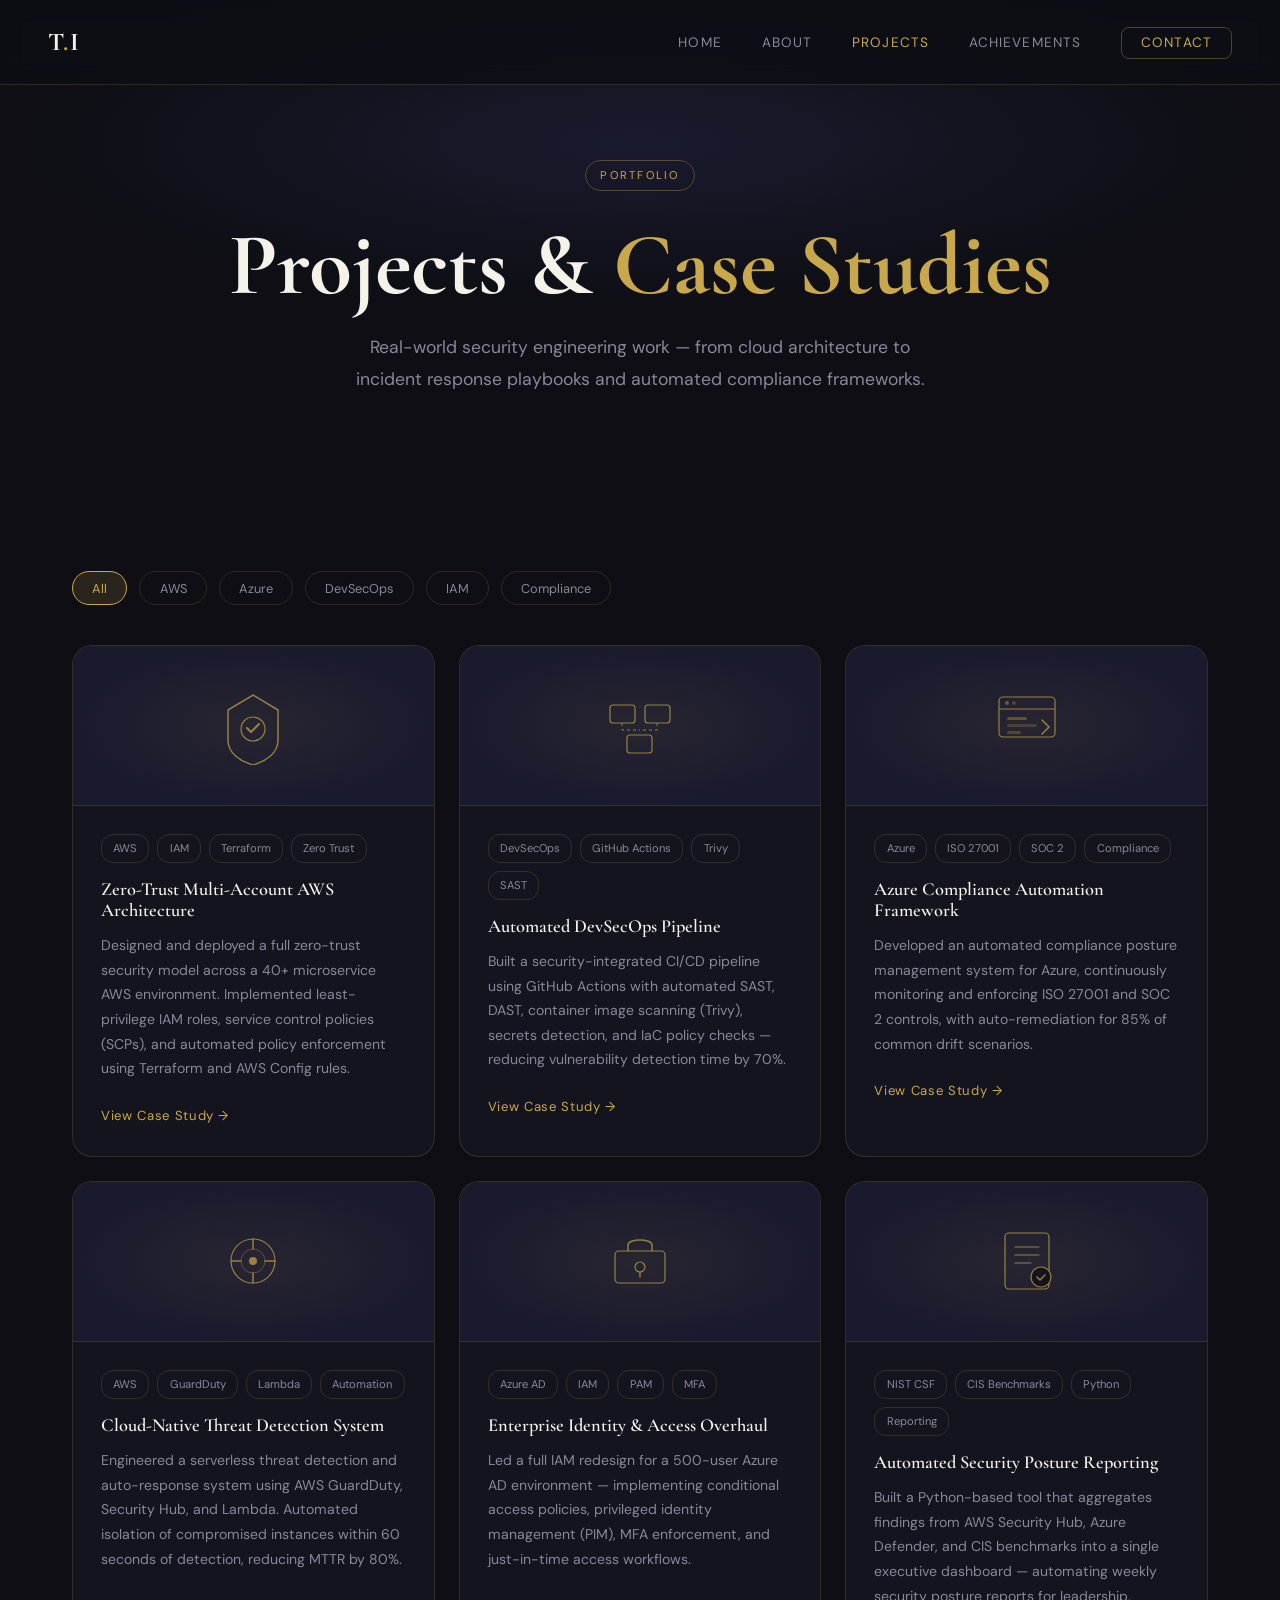
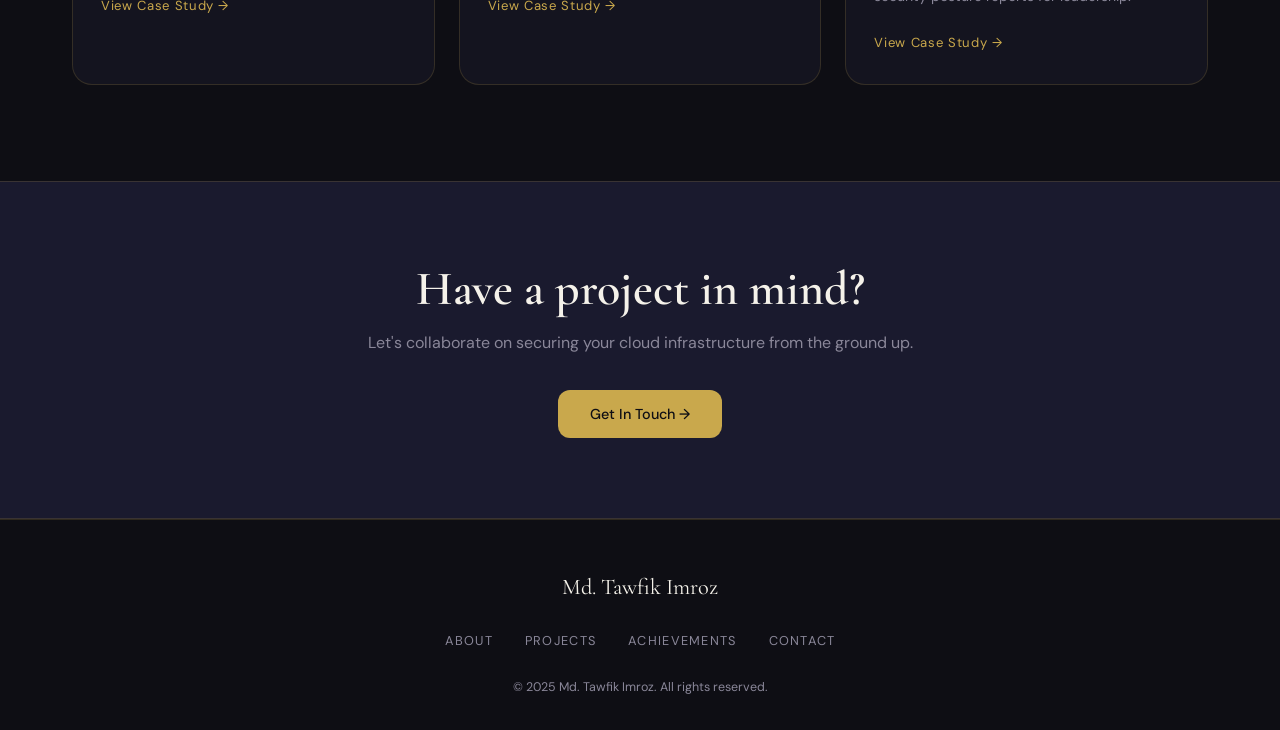
<file: projects.html>
<!DOCTYPE html>
<html lang="en">
<head>
  <meta charset="UTF-8"/>
  <meta name="viewport" content="width=device-width, initial-scale=1.0"/>
  <title>Projects — Md. Tawfik Imroz</title>
  <!-- Preconnect to speed up Google Fonts -->
<link rel="preconnect" href="https://fonts.googleapis.com">
<link rel="preconnect" href="https://fonts.gstatic.com" crossorigin>

<!-- Load fonts without blocking -->
<link rel="preload" href="https://fonts.googleapis.com/css2?family=Cormorant+Garamond:wght@300;400;600;700&family=DM+Sans:wght@300;400;500&display=swap" as="style" onload="this.onload=null;this.rel='stylesheet'">
<noscript><link rel="stylesheet" href="https://fonts.googleapis.com/css2?family=Cormorant+Garamond:wght@300;400;600;700&family=DM+Sans:wght@300;400;500&display=swap"></noscript>

<!-- Preload CSS -->
<link rel="preload" href="style.css" as="style">
<link rel="stylesheet" href="style.css"/>
</head>
<body>

  <!-- NAV -->
  <nav class="navbar">
    <div class="nav-logo">T<span class="gold">.</span>I</div>
    <ul class="nav-links">
      <li><a href="index.html">Home</a></li>
      <li><a href="about.html">About</a></li>
      <li><a href="projects.html" class="active">Projects</a></li>
      <li><a href="achievements.html">Achievements</a></li>
      <li><a href="contact.html" class="nav-cta">Contact</a></li>
    </ul>
    <div class="hamburger" onclick="toggleMenu()">
      <span></span><span></span><span></span>
    </div>
  </nav>

  <!-- PAGE HERO -->
  <section class="page-hero">
    <span class="page-tag">Portfolio</span>
    <h1>Projects & <span class="gold">Case Studies</span></h1>
    <p>Real-world security engineering work — from cloud architecture to incident response playbooks and automated compliance frameworks.</p>
  </section>

  <!-- PROJECTS -->
  <section class="section-pad">
    <div class="container">

      <!-- Filter Tabs -->
      <div class="filter-tabs" id="filterTabs">
        <button class="ftab active" data-filter="all">All</button>
        <button class="ftab" data-filter="aws">AWS</button>
        <button class="ftab" data-filter="azure">Azure</button>
        <button class="ftab" data-filter="devsecops">DevSecOps</button>
        <button class="ftab" data-filter="iam">IAM</button>
        <button class="ftab" data-filter="compliance">Compliance</button>
      </div>

      <div class="projects-grid" id="projectsGrid">

        <!-- P1 -->
        <div class="project-card" data-tags="aws iam">
          <div class="project-banner">
            <svg viewBox="0 0 80 80" fill="none">
              <path d="M40 10 L65 25 L65 55 C65 68 53 76 40 80 C27 76 15 68 15 55 L15 25 Z" stroke="#C9A84C" stroke-width="1.5" fill="none"/>
              <circle cx="40" cy="44" r="12" stroke="#C9A84C" stroke-width="1.2" fill="none"/>
              <path d="M34 43 L38 47 L46 39" stroke="#C9A84C" stroke-width="2" stroke-linecap="round" stroke-linejoin="round"/>
            </svg>
          </div>
          <div class="proj-body">
            <div class="proj-tags">
              <span class="proj-tag">AWS</span>
              <span class="proj-tag">IAM</span>
              <span class="proj-tag">Terraform</span>
              <span class="proj-tag">Zero Trust</span>
            </div>
            <h3>Zero-Trust Multi-Account AWS Architecture</h3>
            <p>Designed and deployed a full zero-trust security model across a 40+ microservice AWS environment. Implemented least-privilege IAM roles, service control policies (SCPs), and automated policy enforcement using Terraform and AWS Config rules.</p>
            <a href="#" class="proj-link">View Case Study →</a>
          </div>
        </div>

        <!-- P2 -->
        <div class="project-card" data-tags="devsecops aws">
          <div class="project-banner">
            <svg viewBox="0 0 80 80" fill="none">
              <rect x="10" y="20" width="25" height="18" rx="3" stroke="#C9A84C" stroke-width="1.2"/>
              <rect x="45" y="20" width="25" height="18" rx="3" stroke="#C9A84C" stroke-width="1.2"/>
              <rect x="27" y="50" width="25" height="18" rx="3" stroke="#C9A84C" stroke-width="1.2"/>
              <path d="M22 38 L22 45 L40 45" stroke="#C9A84C" stroke-width="1" stroke-dasharray="3"/>
              <path d="M57 38 L57 45 L40 45" stroke="#C9A84C" stroke-width="1" stroke-dasharray="3"/>
            </svg>
          </div>
          <div class="proj-body">
            <div class="proj-tags">
              <span class="proj-tag">DevSecOps</span>
              <span class="proj-tag">GitHub Actions</span>
              <span class="proj-tag">Trivy</span>
              <span class="proj-tag">SAST</span>
            </div>
            <h3>Automated DevSecOps Pipeline</h3>
            <p>Built a security-integrated CI/CD pipeline using GitHub Actions with automated SAST, DAST, container image scanning (Trivy), secrets detection, and IaC policy checks — reducing vulnerability detection time by 70%.</p>
            <a href="#" class="proj-link">View Case Study →</a>
          </div>
        </div>

        <!-- P3 -->
        <div class="project-card" data-tags="azure compliance">
          <div class="project-banner">
            <svg viewBox="0 0 80 80" fill="none">
              <rect x="12" y="12" width="56" height="40" rx="4" stroke="#C9A84C" stroke-width="1.2" fill="none"/>
              <path d="M12 24 L68 24" stroke="#C9A84C" stroke-width="1"/>
              <circle cx="20" cy="18" r="2" fill="#C9A84C" opacity="0.6"/>
              <circle cx="27" cy="18" r="2" fill="#C9A84C" opacity="0.4"/>
              <rect x="20" y="32" width="20" height="3" rx="1.5" fill="#C9A84C" opacity="0.5"/>
              <rect x="20" y="39" width="30" height="3" rx="1.5" fill="#C9A84C" opacity="0.3"/>
              <rect x="20" y="46" width="14" height="3" rx="1.5" fill="#C9A84C" opacity="0.4"/>
              <path d="M55 35 L62 42 L55 49" stroke="#C9A84C" stroke-width="1.5" stroke-linecap="round"/>
            </svg>
          </div>
          <div class="proj-body">
            <div class="proj-tags">
              <span class="proj-tag">Azure</span>
              <span class="proj-tag">ISO 27001</span>
              <span class="proj-tag">SOC 2</span>
              <span class="proj-tag">Compliance</span>
            </div>
            <h3>Azure Compliance Automation Framework</h3>
            <p>Developed an automated compliance posture management system for Azure, continuously monitoring and enforcing ISO 27001 and SOC 2 controls, with auto-remediation for 85% of common drift scenarios.</p>
            <a href="#" class="proj-link">View Case Study →</a>
          </div>
        </div>

        <!-- P4 -->
        <div class="project-card" data-tags="aws devsecops">
          <div class="project-banner">
            <svg viewBox="0 0 80 80" fill="none">
              <circle cx="40" cy="40" r="22" stroke="#C9A84C" stroke-width="1.2" fill="none"/>
              <circle cx="40" cy="40" r="12" stroke="#C9A84C" stroke-width="1" fill="none" opacity="0.5"/>
              <path d="M40 18 L40 28M40 52 L40 62M18 40 L28 40M52 40 L62 40" stroke="#C9A84C" stroke-width="1.5" stroke-linecap="round"/>
              <circle cx="40" cy="40" r="4" fill="#C9A84C"/>
            </svg>
          </div>
          <div class="proj-body">
            <div class="proj-tags">
              <span class="proj-tag">AWS</span>
              <span class="proj-tag">GuardDuty</span>
              <span class="proj-tag">Lambda</span>
              <span class="proj-tag">Automation</span>
            </div>
            <h3>Cloud-Native Threat Detection System</h3>
            <p>Engineered a serverless threat detection and auto-response system using AWS GuardDuty, Security Hub, and Lambda. Automated isolation of compromised instances within 60 seconds of detection, reducing MTTR by 80%.</p>
            <a href="#" class="proj-link">View Case Study →</a>
          </div>
        </div>

        <!-- P5 -->
        <div class="project-card" data-tags="iam azure">
          <div class="project-banner">
            <svg viewBox="0 0 80 80" fill="none">
              <rect x="15" y="30" width="50" height="32" rx="4" stroke="#C9A84C" stroke-width="1.2"/>
              <path d="M28 30 V24 C28 17.4 52 17.4 52 24 V30" stroke="#C9A84C" stroke-width="1.5"/>
              <circle cx="40" cy="46" r="5" stroke="#C9A84C" stroke-width="1.2"/>
              <path d="M40 51 L40 56" stroke="#C9A84C" stroke-width="1.5" stroke-linecap="round"/>
            </svg>
          </div>
          <div class="proj-body">
            <div class="proj-tags">
              <span class="proj-tag">Azure AD</span>
              <span class="proj-tag">IAM</span>
              <span class="proj-tag">PAM</span>
              <span class="proj-tag">MFA</span>
            </div>
            <h3>Enterprise Identity & Access Overhaul</h3>
            <p>Led a full IAM redesign for a 500-user Azure AD environment — implementing conditional access policies, privileged identity management (PIM), MFA enforcement, and just-in-time access workflows.</p>
            <a href="#" class="proj-link">View Case Study →</a>
          </div>
        </div>

        <!-- P6 -->
        <div class="project-card" data-tags="compliance devsecops">
          <div class="project-banner">
            <svg viewBox="0 0 80 80" fill="none">
              <rect x="18" y="12" width="44" height="56" rx="4" stroke="#C9A84C" stroke-width="1.2"/>
              <path d="M28 26 L52 26M28 34 L52 34M28 42 L44 42" stroke="#C9A84C" stroke-width="1.2" stroke-linecap="round"/>
              <circle cx="54" cy="56" r="10" fill="#0e0e14" stroke="#C9A84C" stroke-width="1.2"/>
              <path d="M50 56 L53 59 L58 54" stroke="#C9A84C" stroke-width="1.5" stroke-linecap="round" stroke-linejoin="round"/>
            </svg>
          </div>
          <div class="proj-body">
            <div class="proj-tags">
              <span class="proj-tag">NIST CSF</span>
              <span class="proj-tag">CIS Benchmarks</span>
              <span class="proj-tag">Python</span>
              <span class="proj-tag">Reporting</span>
            </div>
            <h3>Automated Security Posture Reporting</h3>
            <p>Built a Python-based tool that aggregates findings from AWS Security Hub, Azure Defender, and CIS benchmarks into a single executive dashboard — automating weekly security posture reports for leadership.</p>
            <a href="#" class="proj-link">View Case Study →</a>
          </div>
        </div>

      </div><!-- /projects-grid -->
    </div>
  </section>

  <!-- CTA -->
  <section class="cta-band">
    <div class="container cta-inner">
      <h2>Have a project in mind?</h2>
      <p>Let's collaborate on securing your cloud infrastructure from the ground up.</p>
      <a href="contact.html" class="btn-primary">Get In Touch →</a>
    </div>
  </section>

  <!-- FOOTER -->
  <footer class="footer">
    <div class="container footer-inner">
      <div class="footer-logo">Md. Tawfik Imroz</div>
      <nav class="footer-links">
        <a href="about.html">About</a>
        <a href="projects.html">Projects</a>
        <a href="achievements.html">Achievements</a>
        <a href="contact.html">Contact</a>
      </nav>
      <p class="footer-copy">&copy; 2025 Md. Tawfik Imroz. All rights reserved.</p>
    </div>
  </footer>

  <script>
    function toggleMenu(){ document.querySelector('.nav-links').classList.toggle('open'); }

    // Filter logic
    document.querySelectorAll('.ftab').forEach(btn=>{
      btn.addEventListener('click',()=>{
        document.querySelectorAll('.ftab').forEach(b=>b.classList.remove('active'));
        btn.classList.add('active');
        const filter = btn.dataset.filter;
        document.querySelectorAll('.project-card').forEach(card=>{
          const tags = card.dataset.tags || '';
          if(filter==='all' || tags.includes(filter)){
            card.style.display='block';
          } else {
            card.style.display='none';
          }
        });
      });
    });

    // Scroll reveal
    const obs = new IntersectionObserver((entries)=>{
      entries.forEach(e=>{ if(e.isIntersecting) e.target.classList.add('visible'); });
    },{threshold:0.1});
    document.querySelectorAll('.project-card').forEach(el=>obs.observe(el));
  </script>
</body>
</html>
</file>
<file: style.css>
/* ===== RESET & BASE ===== */
*, *::before, *::after { margin:0; padding:0; box-sizing:border-box; }

:root {
  --bg:        #0e0e14;
  --bg2:       #14141f;
  --bg3:       #1a1a2e;
  --surface:   #1f1f32;
  --border:    rgba(201,168,76,0.18);
  --border2:   rgba(201,168,76,0.35);
  --gold:      #C9A84C;
  --gold-lt:   #e2c47a;
  --gold-dim:  rgba(201,168,76,0.15);
  --text:      #e8e4d8;
  --muted:     #8a8799;
  --white:     #f5f2ea;
  --font-serif:'Cormorant Garamond', Georgia, serif;
  --font-sans: 'DM Sans', system-ui, sans-serif;
  --radius:    12px;
  --radius-lg: 20px;
  --trans:     0.3s ease;
}

html { scroll-behavior: smooth; }
body { background: var(--bg); color: var(--text); font-family: var(--font-sans); font-size:16px; line-height:1.7; overflow-x:hidden; }

/* Scrollbar */
::-webkit-scrollbar { width:6px; }
::-webkit-scrollbar-track { background:var(--bg); }
::-webkit-scrollbar-thumb { background:var(--gold-dim); border-radius:3px; }

/* ===== TYPOGRAPHY ===== */
h1,h2,h3,h4 { font-family:var(--font-serif); line-height:1.15; color:var(--white); }
h1 { font-size:clamp(3rem,7vw,5.5rem); font-weight:700; }
h2 { font-size:clamp(2rem,4vw,3rem); font-weight:600; }
h3 { font-size:1.35rem; font-weight:600; }
p  { color:var(--muted); line-height:1.8; }
a  { text-decoration:none; color:var(--gold); transition:var(--trans); }

.gold { color:var(--gold); }
.gold-stroke { -webkit-text-stroke:1px var(--gold); color:transparent; }
.section-eyebrow { font-size:0.75rem; font-family:var(--font-sans); letter-spacing:0.2em; text-transform:uppercase; color:var(--gold); margin-bottom:0.75rem; }
.section-title { margin-bottom:3rem; }

/* ===== LAYOUT ===== */
.container  { max-width:1200px; margin:0 auto; padding:0 2rem; }
.section-pad { padding:6rem 0; }

/* ===== BUTTONS ===== */
.btn-primary {
  display:inline-block; padding:0.75rem 2rem;
  background:var(--gold); color:var(--bg);
  font-family:var(--font-sans); font-size:0.9rem; font-weight:500;
  border-radius:var(--radius); border:none; cursor:pointer;
  transition:var(--trans);
}
.btn-primary:hover { background:var(--gold-lt); transform:translateY(-2px); box-shadow:0 8px 30px rgba(201,168,76,0.3); }

.btn-ghost {
  display:inline-block; padding:0.75rem 2rem;
  background:transparent; color:var(--gold);
  font-family:var(--font-sans); font-size:0.9rem; font-weight:500;
  border:1px solid var(--border2); border-radius:var(--radius);
  transition:var(--trans);
}
.btn-ghost:hover { background:var(--gold-dim); color:var(--gold-lt); }

/* ===== NAVBAR ===== */
.navbar {
  position:fixed; top:0; left:0; right:0; z-index:999;
  display:flex; align-items:center; justify-content:space-between;
  padding:1.25rem 3rem;
  background:rgba(14,14,20,0.85); backdrop-filter:blur(12px);
  border-bottom:1px solid var(--border);
}
.nav-logo { font-family:var(--font-serif); font-size:1.6rem; font-weight:700; color:var(--white); letter-spacing:0.05em; }
.nav-links { list-style:none; display:flex; gap:2.5rem; }
.nav-links a { font-size:0.85rem; letter-spacing:0.08em; text-transform:uppercase; color:var(--muted); transition:var(--trans); }
.nav-links a:hover, .nav-links a.active { color:var(--gold); }
.nav-cta { color:var(--gold) !important; border:1px solid var(--border2); padding:0.4rem 1.2rem; border-radius:8px; }
.nav-cta:hover { background:var(--gold-dim) !important; }
.hamburger { display:none; flex-direction:column; gap:5px; cursor:pointer; }
.hamburger span { width:24px; height:2px; background:var(--gold); border-radius:2px; display:block; }

@media(max-width:768px){
  .navbar { padding:1rem 1.5rem; }
  .hamburger { display:flex; }
  .nav-links { display:none; flex-direction:column; position:absolute; top:70px; left:0; right:0; background:var(--bg2); padding:2rem; gap:1.5rem; border-bottom:1px solid var(--border); }
  .nav-links.open { display:flex; }
}

/* ===== HERO ===== */
.hero {
  min-height:100vh; display:flex; align-items:center;
  padding:7rem 3rem 3rem; position:relative; overflow:hidden;
  background:radial-gradient(ellipse 80% 60% at 60% 50%, #1c1c30 0%, var(--bg) 70%);
}
.hero-bg-text {
  position:absolute; top:50%; left:50%; transform:translate(-50%,-50%);
  font-family:var(--font-serif); font-size:clamp(8rem,20vw,18rem);
  font-weight:700; color:rgba(201,168,76,0.04); white-space:nowrap;
  pointer-events:none; user-select:none; letter-spacing:0.05em;
}
.hero-content { max-width:600px; z-index:2; }
.hero-tag { font-size:0.8rem; letter-spacing:0.25em; text-transform:uppercase; color:var(--gold); margin-bottom:1.5rem; }
.hero-name { margin-bottom:1.5rem; }
.hero-sub { font-size:1.1rem; color:var(--muted); max-width:480px; margin-bottom:2.5rem; }
.hero-btns { display:flex; gap:1rem; flex-wrap:wrap; }

.hero-visual { position:absolute; right:6vw; top:50%; transform:translateY(-50%); z-index:1; }
.shield-wrap { position:relative; width:220px; height:280px; display:flex; align-items:center; justify-content:center; }
.shield-svg { width:220px; animation:shieldFloat 4s ease-in-out infinite; }
.shield-outer { stroke-dasharray:600; stroke-dashoffset:600; animation:drawShield 2s ease forwards 0.5s; }
.shield-ring { position:absolute; border:1px solid var(--border); border-radius:50%; }
.ring1 { width:300px; height:300px; animation:pulse 3s ease-in-out infinite; }
.ring2 { width:380px; height:380px; animation:pulse 3s ease-in-out infinite 1.5s; }
.float-dot  { animation:dotFloat 3s ease-in-out infinite; }
.float-dot2 { animation:dotFloat 3s ease-in-out infinite 1.5s; }

@keyframes drawShield { to { stroke-dashoffset:0; } }
@keyframes shieldFloat { 0%,100%{transform:translateY(0)} 50%{transform:translateY(-12px)} }
@keyframes pulse { 0%,100%{opacity:0.3;transform:scale(1)} 50%{opacity:0.1;transform:scale(1.08)} }
@keyframes dotFloat { 0%,100%{transform:translateY(0);opacity:0.6} 50%{transform:translateY(-6px);opacity:1} }

.scroll-hint { position:absolute; bottom:2.5rem; left:3rem; display:flex; flex-direction:column; align-items:flex-start; gap:0.5rem; }
.scroll-hint span { font-size:0.7rem; letter-spacing:0.2em; text-transform:uppercase; color:var(--muted); }
.scroll-line { width:1px; height:50px; background:linear-gradient(to bottom, var(--gold), transparent); }

@media(max-width:900px){
  .hero { flex-direction:column; padding:7rem 1.5rem 4rem; text-align:center; }
  .hero-content { max-width:100%; }
  .hero-sub { max-width:100%; }
  .hero-btns { justify-content:center; }
  .hero-visual { position:relative; right:auto; top:auto; transform:none; margin-top:3rem; }
  .scroll-hint { display:none; }
}

/* ===== STATS STRIP ===== */
.stats-strip {
  display:flex; align-items:center; justify-content:center;
  gap:0; padding:2.5rem 3rem;
  background:var(--bg2); border-top:1px solid var(--border); border-bottom:1px solid var(--border);
  flex-wrap:wrap; gap:2rem;
}
.stat { text-align:center; padding:0 2.5rem; }
.stat-num { display:block; font-family:var(--font-serif); font-size:2.5rem; font-weight:700; line-height:1; }
.stat-label { font-size:0.75rem; letter-spacing:0.12em; text-transform:uppercase; color:var(--muted); margin-top:0.3rem; display:block; }
.stat-div { width:1px; height:50px; background:var(--border); }
@media(max-width:600px){ .stat-div{display:none;} .stat{padding:0 1rem;} }

/* ===== EXPERTISE GRID ===== */
.expertise { background:var(--bg); }
.expertise-grid { display:grid; grid-template-columns:repeat(auto-fit,minmax(300px,1fr)); gap:1.5rem; }
.ex-card {
  background:var(--bg2); border:1px solid var(--border);
  border-radius:var(--radius-lg); padding:2rem;
  transition:var(--trans); opacity:0; transform:translateY(20px);
}
.ex-card.visible { opacity:1; transform:none; transition:opacity 0.6s ease, transform 0.6s ease; }
.ex-card:hover { border-color:var(--border2); background:var(--bg3); transform:translateY(-4px); }
.ex-icon { width:48px; height:48px; margin-bottom:1.25rem; }
.ex-icon svg { width:100%; height:100%; }
.ex-card h3 { font-size:1.1rem; margin-bottom:0.75rem; color:var(--white); }
.ex-card p  { font-size:0.9rem; line-height:1.75; }

/* ===== FEATURED TEASER ===== */
.featured-teaser { background:var(--bg2); }
.feature-card {
  display:grid; grid-template-columns:1fr 1fr; gap:0;
  background:var(--bg3); border:1px solid var(--border);
  border-radius:var(--radius-lg); overflow:hidden;
  opacity:0; transform:translateY(20px);
}
.feature-card.visible { opacity:1; transform:none; transition:opacity 0.7s ease, transform 0.7s ease; }
.feature-card-body { padding:3rem; }
.feature-card-body .tag { font-size:0.72rem; letter-spacing:0.15em; text-transform:uppercase; color:var(--gold); border:1px solid var(--border2); padding:0.3rem 0.8rem; border-radius:20px; display:inline-block; margin-bottom:1.25rem; }
.feature-card-body h3 { font-size:1.8rem; margin-bottom:1rem; }
.feature-card-art { background:var(--bg); display:flex; align-items:center; justify-content:center; padding:2rem; min-height:280px; position:relative; overflow:hidden; }
.art-grid { position:relative; width:200px; height:200px; }
.ag-box { position:absolute; border:1px solid var(--border2); border-radius:8px; background:var(--gold-dim); }
.ag1 { width:80px; height:80px; top:0; left:0; animation:agFloat 4s ease-in-out infinite; }
.ag2 { width:60px; height:60px; top:10px; right:20px; animation:agFloat 4s ease-in-out infinite 1s; background:transparent; }
.ag3 { width:70px; height:70px; bottom:20px; left:30px; animation:agFloat 4s ease-in-out infinite 2s; background:transparent; }
.ag4 { width:50px; height:50px; bottom:0; right:0; animation:agFloat 4s ease-in-out infinite 0.5s; }
.ag-line { position:absolute; background:var(--border2); }
.al1 { width:1px; height:80px; top:40px; left:115px; transform:rotate(45deg); }
.al2 { width:1px; height:60px; top:80px; left:75px; transform:rotate(-30deg); }
@keyframes agFloat { 0%,100%{transform:translateY(0)} 50%{transform:translateY(-8px)} }
@media(max-width:768px){ .feature-card{grid-template-columns:1fr;} .feature-card-art{min-height:180px;} }

/* ===== CTA BAND ===== */
.cta-band { padding:5rem 3rem; background:var(--bg3); border-top:1px solid var(--border); border-bottom:1px solid var(--border); text-align:center; }
.cta-inner h2 { margin-bottom:0.75rem; }
.cta-inner p  { font-size:1rem; margin-bottom:2rem; }

/* ===== FOOTER ===== */
.footer { background:var(--bg); padding:3rem 3rem 2rem; border-top:1px solid var(--border); }
.footer-inner { display:flex; flex-direction:column; align-items:center; gap:1.5rem; }
.footer-logo { font-family:var(--font-serif); font-size:1.4rem; color:var(--white); }
.footer-links { display:flex; gap:2rem; flex-wrap:wrap; justify-content:center; }
.footer-links a { font-size:0.8rem; letter-spacing:0.1em; text-transform:uppercase; color:var(--muted); }
.footer-links a:hover { color:var(--gold); }
.footer-copy { font-size:0.78rem; color:var(--muted); }

/* ===== ABOUT PAGE ===== */
.page-hero { padding:10rem 3rem 5rem; text-align:center; background:radial-gradient(ellipse 70% 50% at 50% 30%, #1a1a2e 0%, var(--bg) 70%); }
.page-hero h1 { margin-bottom:1rem; }
.page-hero p  { font-size:1.1rem; max-width:600px; margin:0 auto; }

.about-grid { display:grid; grid-template-columns:1fr 2fr; gap:4rem; align-items:start; }
@media(max-width:900px){ .about-grid{grid-template-columns:1fr;} }
.about-photo-wrap { position:sticky; top:100px; }
.about-photo {
  width:100%; aspect-ratio:3/4; background:var(--bg3);
  border:1.5px solid var(--gold); border-radius:var(--radius-lg);
  padding:10px; overflow:hidden; position:relative;
}
.about-photo::after { display:none; }
.about-photo img {
  width:100%; height:100%;
  object-fit:cover; border-radius:10px; display:block;
}
.photo-caption { margin-top:1rem; font-size:0.8rem; color:var(--muted); text-align:center; letter-spacing:0.08em; }
.about-text h2 { font-size:2rem; margin-bottom:1.5rem; }
.about-text p  { margin-bottom:1.5rem; }
.skills-list { display:flex; flex-wrap:wrap; gap:0.75rem; margin:2rem 0; }
.skill-tag {
  font-size:0.78rem; padding:0.4rem 1rem; border-radius:20px;
  border:1px solid var(--border2); color:var(--gold);
  background:var(--gold-dim); letter-spacing:0.05em;
}
.timeline { margin-top:3rem; }
.timeline-title { font-size:1.4rem; margin-bottom:2rem; color:var(--white); font-family:var(--font-serif); }
.tl-item { display:flex; gap:2rem; margin-bottom:2.5rem; position:relative; }
.tl-item::before { content:''; position:absolute; left:11px; top:28px; bottom:-2.5rem; width:1px; background:var(--border); }
.tl-item:last-child::before { display:none; }
.tl-dot { width:24px; height:24px; min-width:24px; border-radius:50%; border:2px solid var(--gold); background:var(--gold-dim); margin-top:4px; }
.tl-body { flex:1; }
.tl-year { font-size:0.72rem; letter-spacing:0.15em; text-transform:uppercase; color:var(--gold); margin-bottom:0.35rem; }
.tl-role { font-size:1.05rem; font-weight:500; color:var(--white); margin-bottom:0.2rem; }
.tl-org  { font-size:0.85rem; color:var(--muted); }

/* ===== PROJECTS PAGE ===== */
.projects-grid { display:grid; grid-template-columns:repeat(auto-fit,minmax(340px,1fr)); gap:1.5rem; }
.project-card {
  background:var(--bg2); border:1px solid var(--border);
  border-radius:var(--radius-lg); overflow:hidden;
  transition:var(--trans); opacity:0; transform:translateY(20px);
}
.project-card.visible { opacity:1; transform:none; transition:opacity 0.6s ease, transform 0.6s ease; }
.project-card:hover { border-color:var(--border2); transform:translateY(-6px); }
.project-banner { height:160px; background:var(--bg3); display:flex; align-items:center; justify-content:center; position:relative; overflow:hidden; border-bottom:1px solid var(--border); }
.project-banner svg { width:80px; height:80px; opacity:0.7; }
.project-banner::before { content:''; position:absolute; inset:0; background:radial-gradient(ellipse at 50% 50%, rgba(201,168,76,0.08) 0%, transparent 70%); }
.proj-body { padding:1.75rem; }
.proj-tags { display:flex; gap:0.5rem; flex-wrap:wrap; margin-bottom:1rem; }
.proj-tag { font-size:0.7rem; padding:0.25rem 0.7rem; border-radius:12px; border:1px solid var(--border); color:var(--muted); }
.proj-body h3 { font-size:1.15rem; margin-bottom:0.75rem; color:var(--white); }
.proj-body p  { font-size:0.88rem; line-height:1.75; margin-bottom:1.25rem; }
.proj-link { font-size:0.82rem; color:var(--gold); letter-spacing:0.05em; }
.proj-link:hover { color:var(--gold-lt); }

/* ===== ACHIEVEMENTS PAGE ===== */
.ach-grid { display:grid; grid-template-columns:repeat(auto-fit,minmax(280px,1fr)); gap:1.5rem; margin-bottom:4rem; }
.ach-card {
  background:var(--bg2); border:1px solid var(--border); border-radius:var(--radius-lg);
  padding:2rem; display:flex; flex-direction:column; gap:1rem;
  transition:var(--trans); opacity:0; transform:translateY(20px);
}
.ach-card.visible { opacity:1; transform:none; transition:opacity 0.6s ease, transform 0.6s ease; }
.ach-card:hover { border-color:var(--border2); transform:translateY(-4px); }
.ach-badge { width:52px; height:52px; border-radius:50%; background:var(--gold-dim); border:1px solid var(--border2); display:flex; align-items:center; justify-content:center; }
.ach-badge svg { width:26px; height:26px; }
.ach-card h3 { font-size:1.05rem; color:var(--white); }
.ach-card p  { font-size:0.86rem; }
.ach-card .ach-year { font-size:0.72rem; letter-spacing:0.15em; text-transform:uppercase; color:var(--gold); margin-top:auto; }

.certs-section { margin-top:4rem; }
.cert-list { display:grid; grid-template-columns:repeat(auto-fit,minmax(260px,1fr)); gap:1rem; margin-top:2rem; }
.cert-item {
  background:var(--bg2); border:1px solid var(--border); border-radius:var(--radius);
  padding:1.25rem 1.5rem; display:flex; align-items:center; gap:1rem;
  transition:var(--trans);
}
.cert-item:hover { border-color:var(--border2); }
.cert-dot { width:10px; height:10px; min-width:10px; border-radius:50%; background:var(--gold); }
.cert-item span { font-size:0.9rem; color:var(--text); }
.cert-item small { display:block; font-size:0.76rem; color:var(--muted); margin-top:0.15rem; }

/* ===== CONTACT PAGE ===== */
.contact-wrap { display:grid; grid-template-columns:1fr 1.4fr; gap:4rem; align-items:start; }
@media(max-width:900px){ .contact-wrap{grid-template-columns:1fr;} }
.contact-info h2 { font-size:2rem; margin-bottom:1.25rem; }
.contact-info p { margin-bottom:2rem; }
.contact-item { display:flex; align-items:flex-start; gap:1rem; margin-bottom:1.5rem; }
.c-icon { width:44px; height:44px; min-width:44px; border-radius:10px; background:var(--gold-dim); border:1px solid var(--border2); display:flex; align-items:center; justify-content:center; }
.c-icon svg { width:20px; height:20px; }
.c-text strong { display:block; font-size:0.75rem; letter-spacing:0.12em; text-transform:uppercase; color:var(--muted); margin-bottom:0.2rem; font-weight:500; }
.c-text a, .c-text span { font-size:0.95rem; color:var(--text); }
.social-strip { display:flex; gap:1rem; margin-top:2.5rem; }
.social-btn { width:42px; height:42px; border-radius:10px; border:1px solid var(--border2); display:flex; align-items:center; justify-content:center; transition:var(--trans); }
.social-btn:hover { background:var(--gold-dim); border-color:var(--gold); }
.social-btn svg { width:18px; height:18px; }

/* FORM */
.contact-form { background:var(--bg2); border:1px solid var(--border); border-radius:var(--radius-lg); padding:2.5rem; }
.form-group { margin-bottom:1.5rem; }
.form-row { display:grid; grid-template-columns:1fr 1fr; gap:1.25rem; }
@media(max-width:500px){ .form-row{grid-template-columns:1fr;} }
label { display:block; font-size:0.75rem; letter-spacing:0.1em; text-transform:uppercase; color:var(--muted); margin-bottom:0.5rem; }
input, textarea, select {
  width:100%; background:var(--bg3); border:1px solid var(--border);
  border-radius:var(--radius); color:var(--text); font-family:var(--font-sans);
  font-size:0.95rem; padding:0.85rem 1rem; outline:none;
  transition:var(--trans);
}
input:focus, textarea:focus { border-color:var(--gold); background:var(--bg); }
textarea { min-height:140px; resize:vertical; }
.form-submit { width:100%; padding:1rem; background:var(--gold); color:var(--bg); border:none; border-radius:var(--radius); font-family:var(--font-sans); font-size:0.95rem; font-weight:500; cursor:pointer; transition:var(--trans); }
.form-submit:hover { background:var(--gold-lt); transform:translateY(-1px); }
.form-note { font-size:0.78rem; color:var(--muted); text-align:center; margin-top:1rem; }

/* ===== BREADCRUMB ===== */
.page-tag { display:inline-block; font-size:0.7rem; letter-spacing:0.2em; text-transform:uppercase; color:var(--gold); border:1px solid var(--border2); padding:0.3rem 0.9rem; border-radius:20px; margin-bottom:1.5rem; }

/* ===== DIVIDER ===== */
.gold-div { width:60px; height:2px; background:var(--gold); margin:1.5rem 0; }

/* ===== FILTER TABS ===== */
.filter-tabs { display:flex; gap:0.75rem; flex-wrap:wrap; margin-bottom:2.5rem; }
.ftab {
  padding:0.45rem 1.2rem; border-radius:20px;
  border:1px solid var(--border); background:transparent;
  color:var(--muted); font-size:0.8rem; cursor:pointer; transition:var(--trans);
  font-family:var(--font-sans);
}
.ftab:hover, .ftab.active { border-color:var(--gold); color:var(--gold); background:var(--gold-dim); }

/* ===== AVAILABILITY BADGE ===== */
.avail-badge { display:inline-flex; align-items:center; gap:0.5rem; padding:0.4rem 1rem; border-radius:20px; background:rgba(40,180,100,0.1); border:1px solid rgba(40,180,100,0.3); font-size:0.78rem; color:#5ed890; margin-bottom:2rem; }
.avail-dot { width:8px; height:8px; border-radius:50%; background:#5ed890; animation:blink 1.5s ease-in-out infinite; }
@keyframes blink { 0%,100%{opacity:1} 50%{opacity:0.3} }

/* ===== HERO PHOTO ===== */
.photo-container {
  position: relative;
  width: 260px;
  height: 320px;
}

.hero-photo {
  width: 100%;
  height: 100%;
  object-fit: cover;
  border-radius: 20px;
  display: block;
  position: relative;
  z-index: 2;
  filter: grayscale(15%);
}

.photo-border {
  position: absolute;
  top: 16px;
  left: 16px;
  width: 100%;
  height: 100%;
  border: 1.5px solid var(--gold);
  border-radius: 20px;
  z-index: 1;
}
</file>
